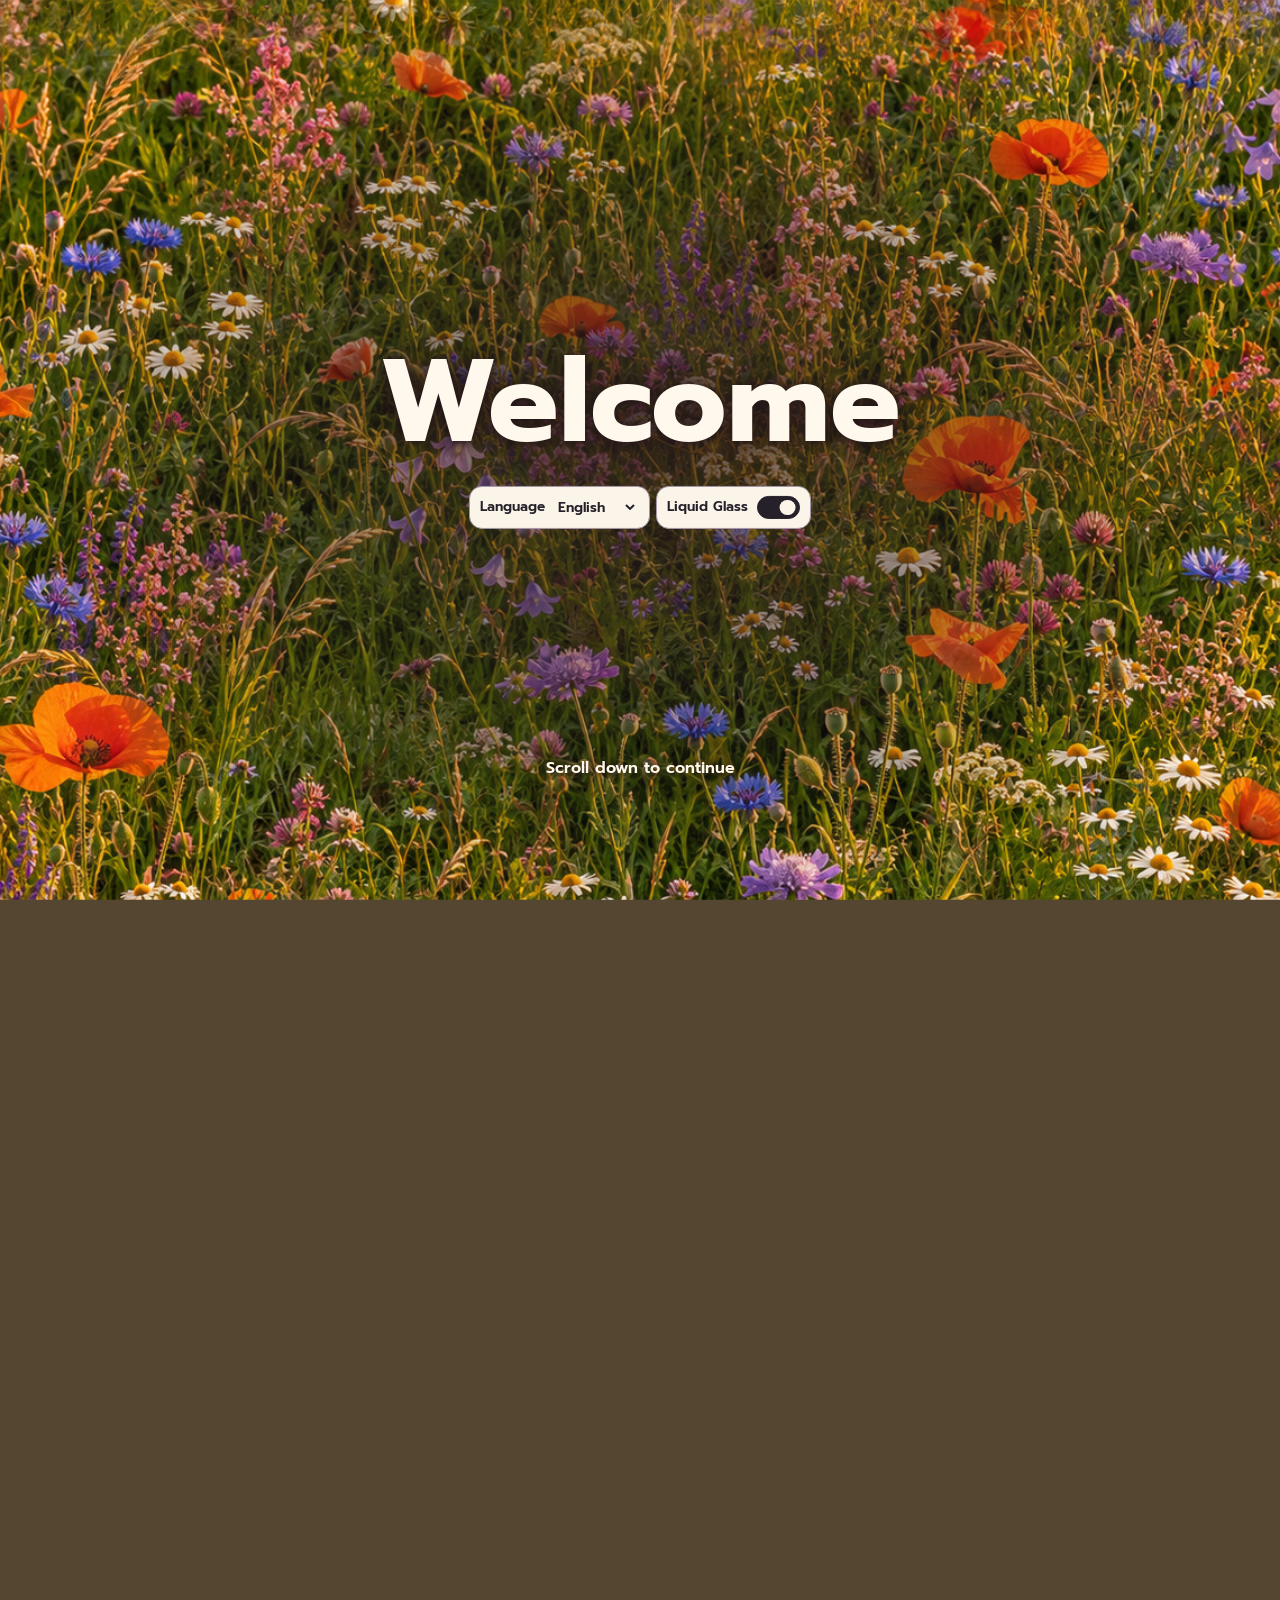
<file: index.html>
<!doctype html>
<html lang="de">
<head>
  <meta charset="utf-8">
  <meta name="viewport" content="width=device-width, initial-scale=1">
  <meta name="description" data-i18n-content="metadata" content="Taras Shybaievs Portfolio für ein duales Studium in der IT. Mit Linux-Dotfiles, Ultimate Desktop Effects und Einblicken in seine Webentwicklung.">
  <meta name="theme-color" content="#faf4e9">
  <title data-i18n="documentTitle">Taras Shybaiev | Portfolio</title>
  <link rel="icon" type="image/png" href="assets/icons/favicon.png">
  <script src="preferences.js"></script>
  <link rel="stylesheet" href="themes.css">
  <link rel="stylesheet" href="style.css">
  <link rel="stylesheet" href="effects.css">
  <link rel="stylesheet" href="motion.css">
  <script defer src="media.js"></script>
  <script defer src="motion.js"></script>
  <script defer src="gallery.js"></script>
  <script defer src="navigation.js"></script>
  <script defer src="portfolio.js"></script>
</head>
<body>
  <div class="glass-wallpaper" aria-hidden="true"></div>
  <a class="skip-link" href="#inhalt" data-i18n="skip">Zum Inhalt</a>

  <section class="welcome-intro" hidden aria-labelledby="intro-title">
    <div class="intro-stage">
      <div class="intro-inner">
        <div class="intro-heading">
          <h2 id="intro-title" data-i18n="welcome">Willkommen</h2>
          <div class="intro-heading-meta">
            <div class="intro-options">
              <label class="intro-language">
                <span data-i18n="language">Sprache</span>
                <select id="intro-language-select" name="language">
                  <option value="de" lang="de">Deutsch</option>
                  <option value="en" lang="en">English</option>
                  <option value="ru" lang="ru">Русский</option>
                </select>
              </label>
              <label class="glass-toggle">
                <span>Liquid Glass</span>
                <input id="intro-glass-toggle" type="checkbox" role="switch" name="glass">
              </label>
            </div>
            <p class="intro-name">Taras Shybaiev</p>
          </div>
        </div>
        <div class="intro-about"></div>
        <button class="intro-next" type="button" data-i18n="introScroll">Scrollen, um fortzufahren</button>
      </div>
      <div class="intro-scenes"></div>
      <button class="intro-step" type="button" hidden>
        <span data-i18n="introAdvance">Weiter</span><span data-i18n="introFinish" hidden>Zum Portfolio</span>
      </button>
    </div>
  </section>

  <div class="portfolio-content">
  <header class="site-header">
    <div class="header-color" aria-hidden="true"></div>
    <div class="header-inner">
      <button class="header-control menu-toggle" type="button" aria-expanded="false" aria-controls="site-navigation">
        <span class="material-symbol" aria-hidden="true">menu</span>
        <span data-i18n="menu">Menü</span>
      </button>
      <nav id="site-navigation" class="site-navigation" aria-label="Hauptnavigation" data-i18n-label="navigation">
        <ul class="nav-list">
          <li><a href="#ueber-mich" data-i18n="about">Über mich</a></li>
          <li><a href="#erfahrung" data-i18n="experience">Erfahrung</a></li>
          <li><a href="#projekte" data-i18n="projects">Projekte</a></li>
          <li><a href="#skills" data-i18n="skills">Skills</a></li>
          <li><a href="#bildung" data-i18n="education">Bildung</a></li>
        </ul>
      </nav>
      <div class="appearance">
        <button class="header-control appearance-toggle" type="button" aria-expanded="false" aria-controls="appearance-panel" aria-label="Darstellung" data-i18n-label="appearance">
          <span class="material-symbol" aria-hidden="true">palette</span>
        </button>
        <div id="appearance-panel" class="preferences-panel" inert aria-label="Darstellung" data-i18n-label="appearance" role="group">
          <div class="preference-field">
            <label for="palette-select" data-i18n="palette">Farbschema</label>
            <span class="palette-samples" aria-hidden="true"><i></i><i></i><i></i></span>
            <select id="palette-select" name="palette">
              <option value="gruvbox">Gruvbox</option>
              <option value="tokyo-night">Tokyo Night</option>
              <option value="everforest">Everforest</option>
              <option value="nord">Nord</option>
              <option value="catppuccin">Catppuccin</option>
              <option value="dracula">Dracula</option>
              <option value="one-dark">One Dark</option>
              <option value="solarized">Solarized</option>
              <option value="rose-pine">Rosé Pine</option>
            </select>
          </div>
          <fieldset class="mode-picker">
            <legend data-i18n="mode">Modus</legend>
            <div class="mode-options">
              <label>
                <input class="visually-hidden" type="radio" name="color-mode" value="system" checked>
                <span><span class="material-symbol" aria-hidden="true">devices</span><span data-i18n="system">System</span></span>
              </label>
              <label>
                <input class="visually-hidden" type="radio" name="color-mode" value="light">
                <span><span class="material-symbol" aria-hidden="true">light_mode</span><span data-i18n="light">Hell</span></span>
              </label>
              <label>
                <input class="visually-hidden" type="radio" name="color-mode" value="dark">
                <span><span class="material-symbol" aria-hidden="true">dark_mode</span><span data-i18n="dark">Dunkel</span></span>
              </label>
            </div>
          </fieldset>
          <div class="preference-field">
            <label for="language-select" data-i18n="language">Sprache</label>
            <select id="language-select" name="language">
              <option value="de" lang="de">Deutsch</option>
              <option value="en" lang="en">English</option>
              <option value="ru" lang="ru">Русский</option>
            </select>
          </div>
          <label class="glass-toggle">
            <span>Liquid Glass</span>
            <input id="glass-toggle" type="checkbox" role="switch" name="glass">
          </label>
          <label class="glass-toggle">
            <span data-i18n="sectionIndicator">Aktiven Abschnitt hervorheben</span>
            <input id="section-indicator" type="checkbox" role="switch" name="sectionIndicator">
          </label>
          <label class="glass-toggle sticky-nav-control" hidden>
            <span data-i18n="stickyNavigation">Navigation beim Scrollen anheften</span>
            <input id="sticky-navigation" type="checkbox" role="switch" name="stickyNavigation">
          </label>
          <div class="glass-controls" hidden>
            <div class="preference-field">
              <label for="glass-transparency" data-i18n="glassTransparency">Transparenz</label>
              <output for="glass-transparency">100 %</output>
              <input id="glass-transparency" name="transparency" type="range" min="0" max="100" value="100">
            </div>
            <div class="preference-field">
              <label for="glass-refraction" data-i18n="glassRefraction">Lichtbrechung</label>
              <output for="glass-refraction">100 %</output>
              <input id="glass-refraction" name="refraction" type="range" min="0" max="200" value="100">
            </div>
            <div class="preference-field">
              <label for="glass-distortion" data-i18n="glassDistortion">Verzerrung</label>
              <output for="glass-distortion">100 %</output>
              <input id="glass-distortion" name="distortion" type="range" min="0" max="200" value="100">
            </div>
            <div class="preference-field">
              <label for="glass-dispersion" data-i18n="glassDispersion">Spektrale Zerlegung</label>
              <output for="glass-dispersion">100 %</output>
              <input id="glass-dispersion" name="dispersion" type="range" min="0" max="200" value="100">
            </div>
            <div class="preference-field">
              <label for="glass-edge" data-i18n="glassEdge">Radius der Glaskante</label>
              <output for="glass-edge">30 %</output>
              <input id="glass-edge" name="edge" type="range" min="0" max="100" value="30">
            </div>
          </div>
          <button class="replay-intro" type="button" data-i18n="replayIntro">Begrüßung erneut abspielen</button>
        </div>
      </div>
    </div>
  </header>

  <main id="inhalt" class="wrap" tabindex="-1">
    <section id="ueber-mich" class="hero" aria-labelledby="name">
      <h1 id="name" data-i18n="welcome">Willkommen</h1>
      <p class="hero-name">Taras Shybaiev</p>
      <div class="about-row">
        <details class="portrait-reveal">
          <summary aria-label="Porträt von Taras Shybaiev ein- oder ausblenden" data-i18n-label="portrait">
            <img width="1086" height="1448" alt="Porträt von Taras Shybaiev" data-i18n-alt="portraitAlt">
          </summary>
        </details>
        <div class="about-copy">
          <p data-i18n="intro">Hallo, ich bin Taras und 19 Jahre alt. Ich bin ein enthusiastischer Programmierer und habe diese Webseite erstellt, um alles zu zeigen, was ich bisher in meinem Leben programmiert oder konfiguriert habe. Meine Erfahrung erstreckt sich auf unterschiedliche Bereiche, da ich alles Mögliche ausprobieren wollte. Jetzt bin ich mir absolut sicher, dass es die richtige Entscheidung war, mich mit Programmieren und PCs zu beschäftigen.</p>
        </div>
      </div>

      <div class="skills-ribbon" role="group" aria-label="Schwerpunkte in Software, Hardware, Git, Webentwicklung und Linux" data-i18n-label="ribbon">
        <div class="ribbon-track">
          <div class="ribbon-group" aria-hidden="true">
            <span data-i18n="software">Software</span><span data-i18n="hardware">Hardware</span><span>Git</span><span data-i18n="webShort">Webdev</span><span>Linux</span>
          </div>
          <div class="ribbon-group" aria-hidden="true">
            <span data-i18n="software">Software</span><span data-i18n="hardware">Hardware</span><span>Git</span><span data-i18n="webShort">Webdev</span><span>Linux</span>
          </div>
        </div>
      </div>
      <div class="project-shortcuts" role="group" aria-label="Projektübersicht" data-i18n-label="projectShortcuts">
        <a href="#ultimate-desktop-effects">Ultimate Desktop Effects</a>
        <a href="#povardock">PovarDock</a>
        <a href="#linux-dotfiles" data-i18n="dotfilesShortcut">Dotfiles</a>
        <a href="#portfolio-webseite" data-i18n="websites">Webseiten</a>
        <button type="button" disabled title="Details folgen" data-i18n-title="detailsPending">Ryoku Arch</button>
      </div>
    </section>

    <section id="projekte" class="page-section" aria-labelledby="projekte-titel">
      <div class="section-heading">
        <h2 id="projekte-titel" data-i18n="projects">Projekte</h2>
        <a class="text-link" href="https://github.com/povargg?tab=repositories" target="_blank" rel="noopener noreferrer">
          <span data-i18n="repositories">Alle Repositories</span>
        </a>
      </div>

      <div class="project-list">
        <article id="ultimate-desktop-effects" class="feature feature--windows" aria-labelledby="windows-titel">
          <div class="windows-copy">
            <div class="project-meta">
              <img class="app-icon app-icon--smooth" src="assets/icons/ultimate-desktop-effects-icon.png" width="64" height="64" alt="" loading="lazy" decoding="async">
              <p class="eyebrow">Windows · C++17 · DirectX</p>
            </div>
            <h3 id="windows-titel">Ultimate Desktop Effects</h3>
            <p data-i18n="windowsDescription">Ich habe Schnee, Regen, fallende Blätter und Halloween in einer App für Windows 10 und 11 zusammengebracht. Schnee bleibt auf Fenstern liegen, Regen sammelt sich an der Taskleiste und im Halloween-Modus seilen sich Pixelspinnen ab. Jeder Effekt hat eigene Einstellungen. Der Wechsel ist direkt über das Menü im Infobereich möglich.</p>
            <p><span data-i18n="windowsCredit">Die Effekte für Regen, Blätter und Halloween habe ich entwickelt. Das Windows-Overlay und der ursprüngliche Schneeeffekt basieren auf</span> <a href="https://github.com/flipkips/desktop-snow-overlay" target="_blank" rel="noopener noreferrer" data-i18n="layerSnow">LayerSnow von flipkips</a>.</p>
            <div class="action-row">
              <a class="button button--dark" href="https://github.com/povargg/Ultimate-Desktop-Effects/releases/latest/download/Ultimate-Desktop-Effects-x64.exe" target="_blank" rel="noopener noreferrer">
                <span data-i18n="windowsDownload">Windows-Download</span>
              </a>
            </div>
          </div>
          <div class="windows-art effect-gallery">
            <figure>
              <button class="image-preview" type="button" aria-haspopup="dialog" aria-label="Bildschirmfoto vergrößern" data-i18n-label="desktopPreviewOpen">
                <img data-image="desktop-snow.webp" width="2408" height="1008" decoding="async" alt="Bildschirmfoto · Schnee">
                <noscript><img src="assets/compact/desktop-snow.webp" width="1320" height="553" loading="lazy" alt="Bildschirmfoto · Schnee"></noscript>
              </button>
              <figcaption>
                <span data-i18n="desktopPreview">Bildschirmfoto</span> · <span class="effect-caption" aria-live="polite">Schnee</span>
              </figcaption>
            </figure>
            <div class="effect-controls">
              <label class="visually-hidden" for="desktop-effect" data-i18n="desktopEffect">Effekt für die Vorschau</label>
              <div class="effect-range">
                <span class="effect-slider-track" aria-hidden="true"></span>
                <input id="desktop-effect" type="range" min="0" max="3" value="0" aria-valuetext="Schnee">
              </div>
              <div class="effect-options" role="group" aria-label="Effekt für die Vorschau" data-i18n-label="desktopEffect">
                <button type="button" data-effect="snow" aria-pressed="true" data-i18n="effectSnow">Schnee</button>
                <button type="button" data-effect="rain" aria-pressed="false" data-i18n="effectRain">Regen</button>
                <button type="button" data-effect="leaves" aria-pressed="false" data-i18n="effectLeaves">Blätter</button>
                <button type="button" data-effect="halloween" aria-pressed="false" data-i18n="effectHalloween">Halloween</button>
              </div>
            </div>
          </div>
        </article>

        <article id="povardock" class="feature web-project" aria-labelledby="povardock-titel">
          <span id="windock" class="legacy-project-anchor" aria-hidden="true"></span>
          <div>
            <div class="project-meta">
              <img class="app-icon app-icon--smooth" src="assets/icons/povardock-icon.png" width="144" height="144" alt="" loading="lazy" decoding="async">
              <p class="eyebrow">Windows 11 · Rust · Win32</p>
            </div>
            <h3 id="povardock-titel">PovarDock</h3>
            <p data-i18n="povardockDescription">Mein Dock mit Tastatur-Launcher für Windows 11. Apps, Dateien und Emojis lassen sich per Tastatur finden. Häufig genutzte Apps können im Dock angeheftet werden, und per Tastenkürzel geht es zum gewünschten virtuellen Desktop. Für die Optik gibt es Farbschemata und Liquid Glass.</p>
            <p><span data-i18n="povardockCredit">Basiert auf</span> <a href="https://github.com/SumirSeth/wisp" target="_blank" rel="noopener noreferrer" data-i18n="povardockUpstream">Wisp von Sumir Seth</a>.</p>
          </div>
          <a class="button button--dark" href="https://github.com/povargg/PovarDock/releases/latest/download/povardock-x64.exe" target="_blank" rel="noopener noreferrer" data-i18n="windowsDownload">Windows-Download</a>
        </article>

        <article id="linux-dotfiles" class="feature feature--linux" aria-labelledby="linux-titel">
          <div class="feature-head">
            <div class="feature-copy">
              <p class="eyebrow">Linux · Lua · RON</p>
              <h3 id="linux-titel" data-i18n="dotfilesTitle">Linux-Dotfiles</h3>
              <p data-i18n="dotfilesDescription">Ich sammle meine Linux-Einstellungen hier, damit ich sie auf einem anderen Rechner wiederverwenden kann. Im Repository liegen POVVIM, mein rmpc-Theme und die Einstellungen für Kitty, fish und Starship auf Basis der Dotfiles von end-4. Für MPD und CAVA gibt es eigene Konfigurationen.</p>
              <p data-i18n="dotfilesGuide">Die Installationsanleitungen stehen im Repository.</p>
            </div>
            <div class="action-row">
              <a class="button button--dark" href="https://github.com/povargg/dotfiles" target="_blank" rel="noopener noreferrer">
                <span data-i18n="source">Quellcode</span>
              </a>
            </div>
          </div>

          <div class="dotfiles-grid">
            <section class="dotfile" aria-labelledby="povvim-titel">
              <figure>
                <button class="image-preview" type="button" aria-haspopup="dialog" aria-label="POVVIM-Screenshot vergrößern" data-i18n-label="povvimOpen">
                  <img data-image="povvim.webp" width="2048" height="856" decoding="async"
                       alt="Neovim mit POVVIM-Startbildschirm und dem Farbschema Aardvark Ink" data-i18n-alt="povvimAlt">
                  <noscript><img src="assets/compact/povvim.webp" width="1220" height="510" loading="lazy" alt="Neovim mit POVVIM-Startbildschirm"></noscript>
                </button>
              </figure>
              <div class="dotfile-copy">
                <h4 id="povvim-titel">POVVIM</h4>
                <p data-i18n="povvimDescription">POVVIM ist mein Neovim-Setup auf Basis von LazyVim. Ich vergleiche Änderungen mit CodeDiff und committe sie mit Neogit direkt im Editor. Für HTML und Markdown nutze ich Live Preview, und Builds starte ich über Overseer aus Neovim.</p>
              </div>
            </section>
            <section class="dotfile" aria-labelledby="rmpc-titel">
              <figure>
                <button class="image-preview" type="button" aria-haspopup="dialog" aria-label="rmpc-Screenshot vergrößern" data-i18n-label="rmpcOpen">
                  <img data-image="rmpc.webp" width="2048" height="856" decoding="async"
                       alt="rmpc mit Warteschlange, Albumcover und rosa Fortschrittsleiste" data-i18n-alt="rmpcAlt">
                  <noscript><img src="assets/compact/rmpc.webp" width="1220" height="510" loading="lazy" alt="rmpc mit Warteschlange und Albumcover"></noscript>
                </button>
              </figure>
              <div class="dotfile-copy">
                <h4 id="rmpc-titel">rmpc</h4>
                <p data-i18n="rmpcDescription">Für mein end-4-Setup habe ich rmpc mit den Farben von Gruvbox eingerichtet. Das Grundlayout habe ich beibehalten und eigene Symbole ergänzt. Die Tabs sind jetzt auf Japanisch beschriftet. So gefällt es mir besser.</p>
                <ul class="palette" aria-label="Farbpalette des rmpc-Themes" data-i18n-label="rmpcPalette">
                  <li><span style="--swatch: #1d2021" aria-hidden="true"></span><code>#1D2021</code></li>
                  <li><span style="--swatch: #665c54" aria-hidden="true"></span><code>#665C54</code></li>
                  <li><span style="--swatch: #d5c4a1" aria-hidden="true"></span><code>#D5C4A1</code></li>
                  <li><span style="--swatch: #dbbc7f" aria-hidden="true"></span><code>#DBBC7F</code></li>
                  <li><span style="--swatch: #e69875" aria-hidden="true"></span><code>#E69875</code></li>
                  <li><span style="--swatch: #a7c080" aria-hidden="true"></span><code>#A7C080</code></li>
                  <li><span style="--swatch: #83c092" aria-hidden="true"></span><code>#83C092</code></li>
                  <li><span style="--swatch: #7fbbb3" aria-hidden="true"></span><code>#7FBBB3</code></li>
                  <li><span style="--swatch: #d699b6" aria-hidden="true"></span><code>#D699B6</code></li>
                  <li><span style="--swatch: #e67e80" aria-hidden="true"></span><code>#E67E80</code></li>
                </ul>
              </div>
            </section>
          </div>
        </article>

        <article class="feature web-project" id="portfolio-webseite" aria-labelledby="web-titel">
          <div>
            <p class="eyebrow">Web · HTML · CSS</p>
            <h3 id="web-titel" data-i18n="portfolioTitle">Portfolio-Webseite</h3>
            <p data-i18n="portfolioDescription">Ich habe diese Seite für meine Bewerbung um ein duales Studium gebaut. Hier kann ich auch Farbschemata und Liquid Glass ausprobieren und prüfen, wie die Seite auf dem Handy und mit der Tastatur funktioniert.</p>
          </div>
          <a class="button button--outline" href="https://github.com/povargg/portfolio" target="_blank" rel="noopener noreferrer">
            <span data-i18n="source">Quellcode</span>
          </a>
        </article>
      </div>
    </section>

    <section id="skills" class="page-section skills-panel" aria-labelledby="skills-titel">
      <div class="section-heading">
        <h2 id="skills-titel" data-i18n="skills">Skills</h2>
        <p class="skill-details-hint" aria-hidden="true">
          <span class="skill-click-hint" data-i18n="skillDetailsHint">Ein Klick auf eine Karte öffnet die Details.</span>
          <span class="skill-touch-hint" data-i18n="skillTouchHint">Beim Antippen einer Karte öffnen sich die Details.</span>
        </p>
      </div>
      <div class="skills-grid">
        <article class="skill-card" data-skill="software" aria-labelledby="skill-software">
          <div class="skill-shell">
            <div class="skill-turn">
              <div class="skill-face skill-front">
                <div class="skill-reflection" aria-hidden="true"></div>
                <div class="skill-content">
                  <h3 id="skill-software" data-i18n="skillSoftware">Softwareentwicklung</h3>
                  <p><span data-i18n="skillSoftwareText">C++17, Win32 und DirectX am Beispiel von</span> <a href="#ultimate-desktop-effects">Ultimate Desktop Effects</a>.</p>
                </div>
              </div>
              <div class="skill-face skill-back" aria-hidden="true">
                <div class="skill-reflection" aria-hidden="true"></div>
              </div>
            </div>
          </div>
          <button class="skill-enlarge visually-hidden" type="button" aria-haspopup="dialog" aria-describedby="skill-software" data-i18n="openSkill">Details anzeigen</button>
        </article>
        <article class="skill-card" data-skill="linux" aria-labelledby="skill-linux">
          <div class="skill-shell">
            <div class="skill-turn">
              <div class="skill-face skill-front">
                <div class="skill-reflection" aria-hidden="true"></div>
                <div class="skill-content">
                  <h3 id="skill-linux">Linux</h3>
                  <p><span data-i18n="skillLinuxText">Neovim, Shell und Desktop-Konfiguration. Beispiele stehen in den</span> <a href="#linux-dotfiles" data-i18n="dotfilesLink">Linux-Dotfiles</a>.</p>
                </div>
              </div>
              <div class="skill-face skill-back" aria-hidden="true">
                <div class="skill-reflection" aria-hidden="true"></div>
              </div>
            </div>
          </div>
          <button class="skill-enlarge visually-hidden" type="button" aria-haspopup="dialog" aria-describedby="skill-linux" data-i18n="openSkill">Details anzeigen</button>
        </article>
        <article class="skill-card" data-skill="web" aria-labelledby="skill-web">
          <div class="skill-shell">
            <div class="skill-turn">
              <div class="skill-face skill-front">
                <div class="skill-reflection" aria-hidden="true"></div>
                <div class="skill-content">
                  <h3 id="skill-web" data-i18n="skillWeb">Webentwicklung</h3>
                  <p><span data-i18n="skillWebText">HTML, CSS und responsive Layouts für dieses</span> <a href="#portfolio-webseite" data-i18n="portfolioLink">Portfolio</a>.</p>
                </div>
              </div>
              <div class="skill-face skill-back" aria-hidden="true">
                <div class="skill-reflection" aria-hidden="true"></div>
              </div>
            </div>
          </div>
          <button class="skill-enlarge visually-hidden" type="button" aria-haspopup="dialog" aria-describedby="skill-web" data-i18n="openSkill">Details anzeigen</button>
        </article>
        <article class="skill-card" data-skill="git" aria-labelledby="skill-git">
          <div class="skill-shell">
            <div class="skill-turn">
              <div class="skill-face skill-front">
                <div class="skill-reflection" aria-hidden="true"></div>
                <div class="skill-content">
                  <h3 id="skill-git" data-i18n="skillGit">Versionsverwaltung</h3>
                  <p><span data-i18n="skillGitText">Versionsverwaltung mit Git und Projektdokumentation auf</span> <a href="https://github.com/povargg" target="_blank" rel="noopener noreferrer">GitHub</a>.</p>
                </div>
              </div>
              <div class="skill-face skill-back" aria-hidden="true">
                <div class="skill-reflection" aria-hidden="true"></div>
              </div>
            </div>
          </div>
          <button class="skill-enlarge visually-hidden" type="button" aria-haspopup="dialog" aria-describedby="skill-git" data-i18n="openSkill">Details anzeigen</button>
        </article>
      </div>
    </section>

    <div class="background-grid">
      <section id="erfahrung" class="background-panel" aria-labelledby="erfahrung-titel">
        <h2 id="erfahrung-titel" data-i18n="experience">Erfahrung</h2>
        <h3 data-i18n="internship">Webentwicklungspraktikum</h3>
        <p data-i18n="experienceDescription">Im Praktikum habe ich erste Einblicke in die Webentwicklung bekommen. In eigenen Projekten vertiefe ich auch Themen rund um Linux, Windows und PC-Hardware.</p>
        <div class="experience-projects">
          <article class="experience-project" aria-labelledby="wolke7-titel">
            <button class="image-preview experience-preview" type="button" aria-haspopup="dialog" aria-label="Vorschau von Wolke 7 vergrößern" data-i18n-label="wolke7PreviewOpen">
              <img data-image="wolke7-schwedt-preview.webp" width="1280" height="768" decoding="async" alt="Startseite des Kosmetikstudios Wolke 7" data-i18n-alt="wolke7PreviewAlt">
              <noscript><img src="assets/compact/wolke7-schwedt-preview.webp" width="980" height="588" loading="lazy" alt="Startseite des Kosmetikstudios Wolke 7"></noscript>
            </button>
            <div class="experience-project-copy">
              <h3 id="wolke7-titel">Wolke 7</h3>
              <time datetime="2023-10" data-i18n="wolke7Date">Oktober 2023</time>
              <p data-i18n="wolke7Description">Website für ein Kosmetikstudio in Schwedt/Oder.</p>
              <a class="text-link experience-site-link" href="https://www.wolke7-schwedt.de/" target="_blank" rel="noopener noreferrer" data-i18n="visitWolke7">Wolke 7 besuchen</a>
            </div>
          </article>
          <article class="experience-project" aria-labelledby="hoeck-titel">
            <button class="image-preview experience-preview" type="button" aria-haspopup="dialog" aria-label="Vorschau der Hoeck-Stiftung vergrößern" data-i18n-label="hoeckPreviewOpen">
              <img data-image="hoeck-stiftung-preview.webp" width="1280" height="768" decoding="async" alt="Startseite der Hoeck-Stiftung" data-i18n-alt="hoeckPreviewAlt">
              <noscript><img src="assets/compact/hoeck-stiftung-preview.webp" width="980" height="588" loading="lazy" alt="Startseite der Hoeck-Stiftung"></noscript>
            </button>
            <div class="experience-project-copy">
              <h3 id="hoeck-titel">Hoeck-Stiftung</h3>
              <p data-i18n="hoeckDescription">Mitarbeit an der Website einer Stiftung, die Hospizarbeit in Barnim und der Uckermark unterstützt.</p>
              <a class="text-link experience-site-link" href="https://www.hoeck-stiftung.de/" target="_blank" rel="noopener noreferrer" data-i18n="visitHoeck">Hoeck-Stiftung besuchen</a>
            </div>
          </article>
        </div>
        <article class="experience-project experience-project--archived" aria-labelledby="sohetec-titel">
          <div class="experience-project-copy">
            <h3 id="sohetec-titel">Sohetec</h3>
            <p data-i18n="sohetecDescription">Ich habe an einer früheren Version der Website mitgearbeitet, die inzwischen ersetzt wurde.</p>
          </div>
        </article>
      </section>
      <section id="bildung" class="background-panel background-panel--education" aria-labelledby="bildung-titel">
        <h2 id="bildung-titel" data-i18n="education">Bildung</h2>
        <h3 data-i18n="study">Duales Studium in der IT</h3>
        <p data-i18n="educationDescription">Im dualen Studium möchte ich Softwareentwicklung vertiefen und das Gelernte direkt in Projekten im Betrieb anwenden.</p>
      </section>
    </div>
  </main>

  <footer id="kontakt" class="site-footer">
    <div class="footer-inner">
      <p>© 2026 Taras Shybaiev</p>
      <div class="social-links" role="group" aria-label="Social Media" data-i18n-label="socials">
        <span class="social-item" title="Adresse folgt" data-i18n-title="addressPending">
          <button class="social-icon" type="button" disabled aria-label="E-Mail (Adresse folgt)" data-i18n-label="emailPending">
            <img src="assets/icons/gmail.webp" width="96" height="96" alt="" loading="lazy" decoding="async">
            <span class="skill-reflection social-reflection" aria-hidden="true"></span>
          </button>
        </span>
        <span class="social-item" title="Link folgt" data-i18n-title="linkPending">
          <button class="social-icon" type="button" disabled aria-label="WhatsApp (Link folgt)" data-i18n-label="whatsappPending">
            <img src="assets/icons/whatsapp.webp" width="96" height="96" alt="" loading="lazy" decoding="async">
            <span class="skill-reflection social-reflection" aria-hidden="true"></span>
          </button>
        </span>
        <span class="social-item" title="Link folgt" data-i18n-title="linkPending">
          <button class="social-icon" type="button" disabled aria-label="Discord (Link folgt)" data-i18n-label="discordPending">
            <img src="assets/icons/discord.webp" width="96" height="96" alt="" loading="lazy" decoding="async">
            <span class="skill-reflection social-reflection" aria-hidden="true"></span>
          </button>
        </span>
        <span class="social-item" title="Link folgt" data-i18n-title="linkPending">
          <button class="social-icon" type="button" disabled aria-label="Reddit (Link folgt)" data-i18n-label="redditPending">
            <img src="assets/icons/reddit.webp" width="96" height="96" alt="" loading="lazy" decoding="async">
            <span class="skill-reflection social-reflection" aria-hidden="true"></span>
          </button>
        </span>
        <span class="social-item">
          <a class="social-icon" href="https://github.com/povargg" target="_blank" rel="noopener noreferrer" aria-label="GitHub-Profil" data-i18n-label="githubProfile">
            <img src="assets/icons/github.webp" width="110" height="110" alt="" loading="lazy" decoding="async">
            <span class="skill-reflection social-reflection" aria-hidden="true"></span>
          </a>
        </span>
      </div>
    </div>
  </footer>
  </div>
  <dialog class="skill-dialog" aria-labelledby="skill-dialog-title">
    <div class="skill-flight">
    <div class="skill-expanded">
      <div class="skill-expanded-face">
        <div class="skill-reflection" aria-hidden="true"></div>
        <div class="skill-detail-layout">
          <header class="skill-detail-identity">
            <span class="material-symbol skill-emblem" aria-hidden="true"></span>
            <h2 id="skill-dialog-title"></h2>
          </header>
          <div class="skill-detail-notes">
            <section data-skill-details="software" data-emblem="code" hidden>
              <p class="eyebrow">C++17 · Win32 · DirectX</p>
              <p data-i18n="softwareDetails">Für Ultimate Desktop Effects habe ich die Effekte in einem Overlay und einem gemeinsamen Menü im Infobereich zusammengeführt. Beim Wechsel pausiert die bisherige Szene. Bei der Rückkehr läuft sie an derselben Stelle weiter.</p>
              <ul>
                <li data-i18n="softwareDetailOne">Regen, Laub und Halloween als eigenständige Effekte mit jeweils eigenen Einstellungen.</li>
                <li data-i18n="softwareDetailTwo">Win32 für das Overlay und die Bedienung. DirectX für das Zeichnen der Effekte.</li>
              </ul>
              <a class="button button--outline" href="#ultimate-desktop-effects">Ultimate Desktop Effects</a>
            </section>
            <section data-skill-details="linux" data-emblem="terminal" hidden>
              <p class="eyebrow">Neovim · fish · Kitty · rmpc</p>
              <p data-i18n="linuxDetails">Ich richte Editor, Terminal und Desktop unter Linux so ein, dass sie im Alltag gut zusammenpassen. Die Einstellungen halte ich in den Dotfiles fest und kann sie bei Bedarf auf einen anderen Rechner mitnehmen.</p>
              <ul>
                <li data-i18n="linuxDetailOne">POVVIM bündelt meine Werkzeuge für Code, Git und Build-Aufgaben in Neovim.</li>
                <li data-i18n="linuxDetailTwo">Für rmpc habe ich ein Gruvbox-Farbschema, eigene Symbole und japanische Reiterbeschriftungen eingerichtet.</li>
              </ul>
              <a class="button button--outline" href="#linux-dotfiles" data-i18n="dotfilesTitle">Linux-Dotfiles</a>
            </section>
            <section data-skill-details="web" data-emblem="web" hidden>
              <p class="eyebrow">HTML · CSS · JavaScript · Three.js</p>
              <p data-i18n="webDetails">In diesem Portfolio probiere ich Layouts und Effekte direkt auf der Seite aus. Ich prüfe die Texte in allen drei Sprachen und teste, wie sich die Seite mit Maus, Tastatur und Touch bedienen lässt.</p>
              <ul>
                <li data-i18n="webDetailOne">Das Layout und die Bedienelemente entstehen mit HTML und CSS. JavaScript verwaltet Einstellungen, Sprache und interaktive Ansichten.</li>
                <li data-i18n="webDetailTwo">Mit Three.js programmiere ich Shader für Glas, Reflexionen und animierte Oberflächen.</li>
              </ul>
              <a class="button button--outline" href="#portfolio-webseite" data-i18n="portfolioTitle">Portfolio-Webseite</a>
            </section>
            <section data-skill-details="git" data-emblem="account_tree" hidden>
              <p class="eyebrow">Git · GitHub · Neogit</p>
              <p data-i18n="gitDetails">In Git halte ich fest, was ich an meinen Apps, Konfigurationen und dieser Website ändere. Auf GitHub liegen der Quellcode und die Anleitung zum jeweiligen Projekt, damit ich die Einrichtung später nachvollziehen kann.</p>
              <ul>
                <li data-i18n="gitDetailOne">In Neovim prüfe ich Änderungen mit Neogit und CodeDiff, bevor ich sie übernehme.</li>
                <li data-i18n="gitDetailTwo">In den Repositories dokumentiere ich Einrichtung und Bedienung und stelle bei Bedarf Downloads bereit.</li>
              </ul>
              <a class="button button--outline" href="https://github.com/povargg?tab=repositories" target="_blank" rel="noopener noreferrer" data-i18n="repositories">Alle Repositories</a>
            </section>
          </div>
        </div>
        <button class="header-control skill-close" type="button" aria-label="Details schließen" data-i18n-label="closeSkill" autofocus>
          <span class="material-symbol" aria-hidden="true">close</span>
        </button>
      </div>
    </div>
    <div class="skill-flight-source" aria-hidden="true" inert></div>
    </div>
  </dialog>

  <dialog class="image-dialog" aria-labelledby="image-dialog-caption">
    <figure class="image-view">
      <button class="header-control image-close" type="button" aria-label="Bild schließen" data-i18n-label="closePreview" autofocus>
        <span class="material-symbol" aria-hidden="true">close</span>
      </button>
      <figcaption id="image-dialog-caption"></figcaption>
    </figure>
  </dialog>
</body>
</html>
</file>
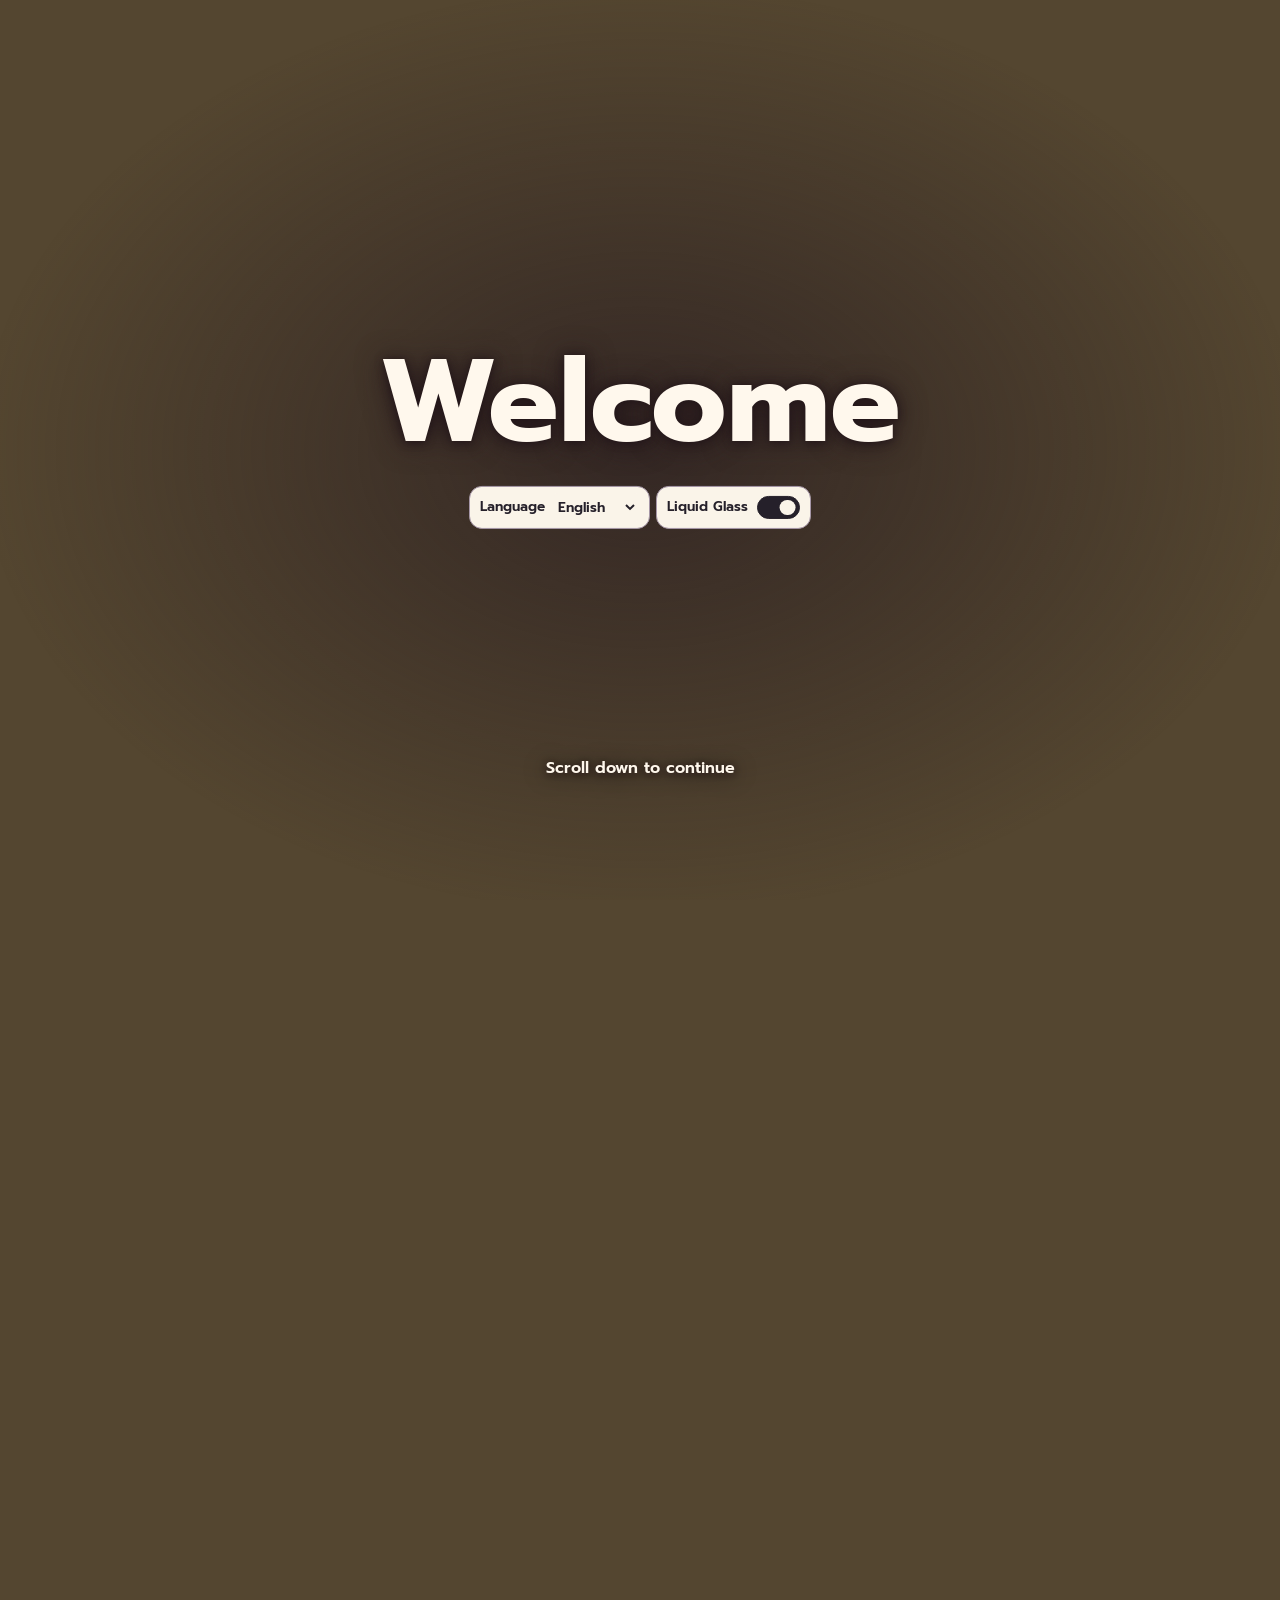
<file: main.html>
<!doctype html>
<html lang="de">
<head>
  <meta charset="utf-8">
  <meta name="viewport" content="width=device-width, initial-scale=1">
  <meta http-equiv="refresh" content="0; url=index.html">
  <title>Taras Shybaiev | Portfolio</title>
</head>
<body>
  <p><a href="index.html">Portfolio öffnen</a></p>
</body>
</html>
</file>
<file: themes.css>
/* Editor palettes mapped to the portfolio's text, surfaces and accents. */
:root {
  color-scheme: light;
  --surface: #fbf1c7;
  --surface-raised: #ebdbb2;
  --ink: #282828;
  --muted: #3c3836;
  --line: #a89984;
  --heading: #79740e;
  --link: #8f3f71;
  --warm: #af3a03;
  --primary: #b8bb26;
  --secondary: #d3869b;
  --footer-bg: #3c3836;
  --footer-ink: #fbf1c7;
  --button-bg: var(--ink);
  --button-ink: var(--surface);
  --primary-panel: var(--primary);
  --secondary-panel: var(--secondary);
  --band-start: var(--secondary);
  --band-end: var(--primary);
  --hairline: color-mix(in srgb, var(--line) 55%, var(--surface-raised));
}

:root[data-mode="dark"] {
  color-scheme: dark;
  --surface: #282828;
  --surface-raised: #3c3836;
  --ink: #fbf1c7;
  --muted: #d5c4a1;
  --line: #665c54;
  --heading: #b8bb26;
  --link: #f2abc0;
  --warm: #fe8019;
  --footer-bg: #1d2021;
  --button-bg: var(--heading);
  --button-ink: var(--surface);
  --primary-panel: color-mix(in srgb, var(--surface-raised) 78%, var(--primary));
  --secondary-panel: color-mix(in srgb, var(--surface-raised) 80%, var(--secondary));
  --band-start: color-mix(in srgb, var(--surface) 66%, var(--secondary));
  --band-end: color-mix(in srgb, var(--surface) 68%, var(--primary));
}

:root[data-theme="tokyo-night"] {
  --surface: #e1e2e7;
  --surface-raised: #d5d6db;
  --ink: #252b43;
  --muted: #3d4665;
  --line: #9da5bc;
  --heading: #2e57a5;
  --link: #704d97;
  --warm: #984314;
  --primary: #8eabec;
  --secondary: #bda4ee;
  --footer-bg: #24283b;
  --footer-ink: #e1e2e7;
}

:root[data-theme="tokyo-night"][data-mode="dark"] {
  --surface: #1a1b26;
  --surface-raised: #24283b;
  --ink: #d5dcf4;
  --muted: #b7c3e6;
  --line: #4a5270;
  --heading: #9ab7ff;
  --link: #c0a0fa;
  --warm: #ffae80;
  --primary: #7aa2f7;
  --secondary: #bb9af7;
  --footer-bg: #161720;
}

:root[data-theme="everforest"] {
  --surface: #fdf6e3;
  --surface-raised: #efebd4;
  --ink: #35473e;
  --muted: #465943;
  --line: #a2ab90;
  --heading: #52652a;
  --link: #386b63;
  --warm: #a2442d;
  --primary: #b9ce95;
  --secondary: #a5ceb8;
  --footer-bg: #343f44;
  --footer-ink: #fdf6e3;
}

:root[data-theme="everforest"][data-mode="dark"] {
  --surface: #2d353b;
  --surface-raised: #343f44;
  --ink: #e3dec3;
  --muted: #c2c6b1;
  --line: #56625a;
  --heading: #a7c080;
  --link: #9dd1ab;
  --warm: #e69875;
  --primary: #a7c080;
  --secondary: #83c092;
  --footer-bg: #252c30;
}

:root[data-theme="nord"] {
  --surface: #eceff4;
  --surface-raised: #e5e9f0;
  --ink: #2e3440;
  --muted: #404b61;
  --line: #9eabc0;
  --heading: #355779;
  --link: #454f83;
  --warm: #8e4c56;
  --primary: #93b6d4;
  --secondary: #9bc9c0;
  --footer-bg: #3b4252;
  --footer-ink: #eceff4;
}

:root[data-theme="nord"][data-mode="dark"] {
  --surface: #2e3440;
  --surface-raised: #3b4252;
  --ink: #eceff4;
  --muted: #d8dee9;
  --line: #53617b;
  --heading: #88c0d0;
  --link: #a9d2f2;
  --warm: #e6ae92;
  --primary: #88c0d0;
  --secondary: #81a1c1;
  --footer-bg: #262b35;
}

:root[data-theme="catppuccin"] {
  --surface: #eff1f5;
  --surface-raised: #e6e9ef;
  --ink: #282a40;
  --muted: #444761;
  --line: #a9afc3;
  --heading: #6b348c;
  --link: #5042a5;
  --warm: #9a365b;
  --primary: #a7b3f5;
  --secondary: #f2abc6;
  --footer-bg: #313244;
  --footer-ink: #eff1f5;
}

:root[data-theme="catppuccin"][data-mode="dark"] {
  --surface: #1e1e2e;
  --surface-raised: #313244;
  --ink: #cdd6f4;
  --muted: #b9c2e1;
  --line: #515778;
  --heading: #cba6f7;
  --link: #9cc1fb;
  --warm: #fab387;
  --primary: #cba6f7;
  --secondary: #f5c2e7;
  --footer-bg: #181825;
}

:root[data-theme="dracula"] {
  --surface: #fffbeb;
  --surface-raised: #f2ead5;
  --ink: #24232c;
  --muted: #4d4a55;
  --line: #aba0aa;
  --heading: #6740a4;
  --link: #7b3769;
  --warm: #923e2b;
  --primary: #c2a7f9;
  --secondary: #f3a8c6;
  --footer-bg: #282a36;
  --footer-ink: #fffbeb;
}

:root[data-theme="dracula"][data-mode="dark"] {
  --surface: #282a36;
  --surface-raised: #37394d;
  --ink: #f8f8f2;
  --muted: #dcdaeb;
  --line: #595b74;
  --heading: #bd93f9;
  --link: #ffb6e2;
  --warm: #ffb86c;
  --primary: #bd93f9;
  --secondary: #ff79c6;
  --footer-bg: #20222d;
}

:root[data-theme="one-dark"] {
  --surface: #fafafa;
  --surface-raised: #eceef2;
  --ink: #292c36;
  --muted: #454951;
  --line: #aeb5c1;
  --heading: #355c91;
  --link: #723882;
  --warm: #9d3e39;
  --primary: #a0c8ec;
  --secondary: #d9b2eb;
  --footer-bg: #333844;
  --footer-ink: #fafafa;
}

:root[data-theme="one-dark"][data-mode="dark"] {
  --surface: #282c34;
  --surface-raised: #333844;
  --ink: #f0f2f8;
  --muted: #c1c8d5;
  --line: #525c6b;
  --heading: #77bdf3;
  --link: #d6a4e6;
  --warm: #e5b07b;
  --primary: #61afef;
  --secondary: #c678dd;
  --footer-bg: #21242b;
}

:root[data-theme="solarized"] {
  --surface: #fdf6e3;
  --surface-raised: #eee8d5;
  --ink: #073642;
  --muted: #36535c;
  --line: #a5aba2;
  --heading: #166b6c;
  --link: #23558f;
  --warm: #9d4419;
  --primary: #9dc9b2;
  --secondary: #a8c8de;
  --footer-bg: #073642;
  --footer-ink: #fdf6e3;
}

:root[data-theme="solarized"][data-mode="dark"] {
  --surface: #002b36;
  --surface-raised: #073642;
  --ink: #eee8d5;
  --muted: #adbfbb;
  --line: #41656b;
  --heading: #83c6bc;
  --link: #91c3eb;
  --warm: #f2a675;
  --primary: #66bcb4;
  --secondary: #82b8e2;
  --footer-bg: #00232c;
}

:root[data-theme="rose-pine"] {
  --surface: #faf4ed;
  --surface-raised: #f2e9e1;
  --ink: #383447;
  --muted: #544959;
  --line: #b6a7b1;
  --heading: #7a4663;
  --link: #336477;
  --warm: #954741;
  --primary: #dd9eae;
  --secondary: #aed0d4;
  --footer-bg: #39334c;
  --footer-ink: #faf4ed;
}

:root[data-theme="rose-pine"][data-mode="dark"] {
  --surface: #191724;
  --surface-raised: #26233a;
  --ink: #e0def4;
  --muted: #b8b2d2;
  --line: #514a66;
  --heading: #ebbcba;
  --link: #9ccfd8;
  --warm: #f6c177;
  --primary: #ebbcba;
  --secondary: #c4a7e7;
  --footer-bg: #14121e;
}

:root[data-theme="liquid-glass"] {
  --surface: #faf4e9;
  --surface-raised: #efe7df;
  --ink: #25202a;
  --muted: #372b38;
  --line: #a596a7;
  --heading: #473358;
  --link: #553c6b;
  --warm: #844b4b;
  --primary: #c0cfd6;
  --secondary: #d9b9ce;
  --footer-bg: #312638;
  --footer-ink: #fff2e8;
  --glass-base: #544630;
  --glass-edge: #fffae4ac;
  --glass-shine: #fffcea9c;
  --glass-shade: #3d26415e;
  --glass-shadow: #27172654;
  --glass-intro-ink: #fff8ed;
  --glass-intro-shade: #281c20ba;
  --glass-intro-shadow: #23161a;
}

:root[data-theme="liquid-glass"][data-mode="dark"] {
  --surface: #101221;
  --surface-raised: #1d2037;
  --ink: #f8f3ff;
  --muted: #e1d9ee;
  --line: #73748e;
  --heading: #c9cbff;
  --link: #e8bff2;
  --warm: #fec9b3;
  --primary: #a6abf5;
  --secondary: #d497d0;
  --footer-bg: #080918;
  --footer-ink: #f8f3ff;
  --glass-base: #080918;
  --glass-edge: #f0ebff57;
  --glass-shine: #f1edff80;
  --glass-shade: #010414ad;
  --glass-shadow: #030411a1;
  --glass-intro-ink: #f9f5ff;
  --glass-intro-shade: #0706148c;
  --glass-intro-shadow: #03020d;
}
</file>
<file: style.css>
@font-face {
  font-family: Prompt;
  src: url("assets/prompt-regular.woff2") format("woff2");
  font-style: normal;
  font-weight: 400;
  font-display: swap;
}

@font-face {
  font-family: Prompt;
  src: url("assets/prompt-semibold.woff2") format("woff2");
  font-style: normal;
  font-weight: 600;
  font-display: swap;
}

@font-face {
  font-family: Prompt;
  src: url("assets/prompt-bold.woff2") format("woff2");
  font-style: normal;
  font-weight: 700;
  font-display: swap;
}

@font-face {
  font-family: "Cherry Bomb One";
  src: url("assets/cherry-bomb-one.woff2") format("woff2");
  font-style: normal;
  font-weight: 400;
  font-display: swap;
}

@font-face {
  font-family: Rubik;
  src: url("assets/rubik-cyrillic.woff2") format("woff2");
  font-style: normal;
  font-weight: 400 900;
  font-display: swap;
  unicode-range: U+0301, U+0400-045F, U+0490-0491, U+04B0-04B1, U+2116;
}

@font-face {
  font-family: Rubik;
  src: url("assets/rubik-latin.woff2") format("woff2");
  font-style: normal;
  font-weight: 400 900;
  font-display: swap;
  unicode-range: U+0000-00FF, U+0131, U+0152-0153, U+02BB-02BC, U+02C6, U+02DA, U+02DC, U+0304, U+0308, U+0329, U+2000-206F, U+20AC, U+2122, U+2191, U+2193, U+2212, U+2215, U+FEFF, U+FFFD;
}

@font-face {
  font-family: Rubik;
  src: url("assets/rubik-cyrillic-italic.woff2") format("woff2");
  font-style: italic;
  font-weight: 400 900;
  font-display: swap;
  unicode-range: U+0301, U+0400-045F, U+0490-0491, U+04B0-04B1, U+2116;
}

@font-face {
  font-family: Rubik;
  src: url("assets/rubik-latin-italic.woff2") format("woff2");
  font-style: italic;
  font-weight: 400 900;
  font-display: swap;
  unicode-range: U+0000-00FF, U+0131, U+0152-0153, U+02BB-02BC, U+02C6, U+02DA, U+02DC, U+0304, U+0308, U+0329, U+2000-206F, U+20AC, U+2122, U+2191, U+2193, U+2212, U+2215, U+FEFF, U+FFFD;
}

@font-face {
  font-family: "Material Symbols Rounded";
  src: url("assets/material-symbols-rounded.woff2") format("woff2");
  font-weight: 500;
  font-display: block;
}

:root {
  --body-font: Prompt, "Segoe UI", system-ui, sans-serif;
  --display: "Cherry Bomb One", Prompt, system-ui, sans-serif;
  --display-weight: 400;
  --mono: "Cascadia Mono", Consolas, monospace;
  --panel-padding: clamp(1.2rem, 4vw, 3rem);
}

:root:lang(ru) {
  --body-font: Rubik, "Segoe UI", system-ui, sans-serif;
  --display: Rubik, "Segoe UI", system-ui, sans-serif;
  --display-weight: 900;
}

*, *::before, *::after {
  box-sizing: border-box;
}

html {
  min-height: 100%;
}

body {
  min-width: 0;
  margin: 0;
  padding: 10px;
  background: repeating-linear-gradient(135deg, var(--band-start) 0, var(--surface-raised) 38vmax, var(--band-end) 78vmax, var(--band-start) 120vmax);
  background-attachment: fixed;
  color: var(--ink);
  font-family: var(--body-font);
  line-height: 1.65;
}

h1, h2, h3, h4, p, figure, dl, dd {
  margin: 0;
}

h1, h2, h3, h4 {
  line-height: 1.1;
}

ul {
  margin: 0;
  padding: 0;
  list-style: none;
}

img {
  display: block;
  max-width: 100%;
  height: auto;
}

a {
  color: inherit;
  font-weight: 700;
  text-decoration: none;
}

button, input, select {
  font: inherit;
}

a:focus-visible, button:focus-visible, summary:focus-visible, input:focus-visible, select:focus-visible {
  outline: 3px solid var(--ink);
  outline-offset: 4px;
}

.material-symbol {
  display: inline-block;
  flex: none;
  font: 500 1.375rem / 1 "Material Symbols Rounded";
  font-feature-settings: "liga";
  letter-spacing: normal;
  text-transform: none;
  white-space: nowrap;
  direction: ltr;
}

[id] {
  scroll-margin-top: 1rem;
}

.visually-hidden {
  position: absolute;
  width: 1px;
  height: 1px;
  padding: 0;
  overflow: hidden;
  clip-path: inset(50%);
  white-space: nowrap;
}

.wrap {
  width: min(84rem, 88%);
  margin-inline: auto;
}

.skip-link {
  position: fixed;
  z-index: 10;
  inset: 0.75rem auto auto 0.75rem;
  padding: 0.6rem 0.85rem;
  transform: translateY(-200%);
  border-radius: 0.5rem;
  color: var(--surface);
  background: var(--ink);
}

.skip-link:focus {
  transform: none;
}

.site-header {
  position: relative;
  z-index: 2;
  isolation: isolate;
  border-radius: 2rem;
  background: transparent;
}

.header-color {
  position: absolute;
  z-index: -1;
  inset: 0;
  overflow: hidden;
  border-radius: inherit;
  background: var(--band-end);
  pointer-events: none;
}

.header-color::before {
  content: "";
  position: absolute;
  top: 50%;
  left: 50%;
  width: max(100rem, 140vw);
  aspect-ratio: 1;
  background: linear-gradient(0deg, var(--band-start), var(--band-end));
  animation: gradient-rotation 16s linear infinite;
}

@keyframes gradient-rotation {
  from { transform: translate(-50%, -50%) rotate(0deg); }
  to { transform: translate(-50%, -50%) rotate(360deg); }
}

.header-inner {
  display: grid;
  grid-template-areas: ". nav appearance";
  grid-template-columns: 1fr auto 1fr;
  align-items: center;
  min-height: 5rem;
  padding: 0.45rem clamp(.75rem, 2vw, 1.6rem);
  gap: .25rem 1.1rem;
}

.site-navigation {
  grid-area: nav;
}

.nav-list {
  display: flex;
  flex-wrap: wrap;
  justify-content: center;
  align-items: center;
  gap: 0.15rem clamp(0.25rem, 1vw, 1.1rem);
}

.nav-list a {
  display: inline-flex;
  justify-content: center;
  align-items: center;
  min-height: 3rem;
  padding: 0.35rem clamp(0.6rem, 1.6vw, 1.2rem);
  border: 3px solid transparent;
  border-radius: 0.75rem;
  color: var(--ink);
  font-family: var(--display);
  font-weight: var(--display-weight);
  font-size: clamp(1.15rem, 2vw, 1.55rem);
  line-height: 1.1;
  text-align: center;
  text-decoration: none;
  transition: transform 200ms, background-color 200ms, color 200ms, border-color 200ms;
}

.nav-list a:hover,
.nav-list a:focus-visible,
.nav-list a[aria-current="location"] {
  transform: scale(1.06);
  border-color: var(--surface);
  background: var(--ink);
  color: var(--surface);
}

.menu-toggle, .appearance {
  display: none;
}

.js .appearance {
  display: block;
  position: relative;
  grid-area: appearance;
  justify-self: end;
}

.header-control {
  align-items: center;
  gap: .46rem;
  min-height: 2.75rem;
  padding: .45rem .7rem;
  border: 1px solid color-mix(in srgb, var(--line) 70%, transparent);
  border-radius: .9rem;
  background: color-mix(in srgb, var(--surface) 85%, transparent);
  color: var(--ink);
  font-size: .86rem;
  font-weight: 600;
  line-height: 1.2;
  white-space: nowrap;
  cursor: pointer;
}

.appearance-toggle {
  display: flex;
  width: 2.75rem;
  justify-content: center;
}

.header-control:hover, .appearance.is-open .header-control {
  border-color: var(--heading);
  background: var(--surface);
}

.preferences-panel {
  position: absolute;
  inset-block-start: calc(100% + .72rem);
  inset-inline-end: 0;
  display: grid;
  gap: .95rem;
  width: min(21.5rem, calc(100vw - 2.65rem));
  max-height: calc(100dvh - 5.1rem);
  overflow: auto;
  padding: 1.1rem;
  border: 1px solid var(--line);
  border-radius: 1.25rem;
  background: var(--surface);
  color: var(--ink);
  box-shadow: 0 .8rem 2.2rem #10101735;
}

.preference-field {
  display: grid;
  grid-template-columns: 1fr auto;
  align-items: center;
  gap: .35rem .5rem;
  font-size: .91rem;
  font-weight: 600;
}

.preference-field select {
  grid-column: 1 / -1;
  width: 100%;
  min-height: 2.7rem;
  padding: .35rem .6rem;
  border: 1px solid var(--line);
  border-radius: .65rem;
  background: var(--surface-raised);
  color: var(--ink);
  font-weight: 400;
  cursor: pointer;
}

.palette-samples {
  display: flex;
  gap: .22rem;
  padding-inline: .2rem;
}

.palette-samples i {
  width: .72rem;
  height: .72rem;
  border: 1px solid var(--line);
  border-radius: 50%;
  background: var(--primary);
}

.palette-samples i:nth-child(2) { background: var(--secondary); }
.palette-samples i:nth-child(3) { background: var(--surface-raised); }

.mode-picker {
  min-inline-size: 0;
  margin: 0;
  padding: 0;
  border: 0;
}

.mode-picker legend {
  margin-block-end: .35rem;
  padding: 0;
  font-size: .91rem;
  font-weight: 600;
}

.mode-options {
  display: grid;
  grid-template-columns: repeat(3, minmax(0, 1fr));
  gap: .2rem;
  padding: .2rem;
  border: 1px solid var(--line);
  border-radius: .8rem;
  background: var(--surface-raised);
}

.mode-options label > span {
  display: grid;
  place-items: center;
  gap: .22rem;
  min-height: 3.2rem;
  padding: .35rem .1rem;
  border: 1px solid transparent;
  border-radius: .6rem;
  font-size: .75rem;
  text-align: center;
  line-height: 1.2;
  cursor: pointer;
}

.mode-options .material-symbol {
  font-size: 1.05rem;
}

.mode-options input:checked + span {
  border-color: var(--line);
  background: var(--surface);
  font-weight: 700;
}

.mode-options input:focus-visible + span {
  outline: 2px solid var(--ink);
  outline-offset: -2px;
}

.glass-toggle {
  display: flex;
  align-items: center;
  justify-content: space-between;
  gap: .7rem;
  min-height: 2.7rem;
  padding-block-start: .55rem;
  border-block-start: 1px solid var(--hairline);
  font-size: .91rem;
  font-weight: 600;
  cursor: pointer;
}

.glass-toggle input {
  appearance: none;
  position: relative;
  flex: 0 0 auto;
  width: 2.65rem;
  height: 1.47rem;
  margin: 0;
  border: 1px solid var(--line);
  border-radius: 1rem;
  background: var(--surface-raised);
  color: var(--muted);
  cursor: pointer;
  transition: background-color .18s ease;
}

.glass-toggle input::before {
  content: "";
  position: absolute;
  inset-block-start: .19rem;
  inset-inline-start: .19rem;
  width: .97rem;
  height: .97rem;
  border-radius: 50%;
  background: currentColor;
  transition: transform .18s ease;
}

.glass-toggle input:checked {
  border-color: var(--button-bg);
  background: var(--button-bg);
  color: var(--button-ink);
}

.glass-toggle input:checked::before {
  transform: translateX(1.16rem);
}

.hero, .page-section, .background-panel {
  border-radius: 2rem;
}

.hero {
  --hero-padding: clamp(1.25rem, 4vw, 3rem);
  overflow: hidden;
  margin: 2rem auto;
  padding: var(--hero-padding) var(--hero-padding) 2rem;
  background: var(--surface);
}

.hero h1 {
  color: var(--heading);
  font-size: clamp(3.3rem, 6vw, 5rem);
  font-weight: 700;
  text-align: center;
  transition: color 250ms, transform 250ms;
}

.hero h1:hover {
  transform: scale(1.025);
  color: var(--warm);
}

.hero-name {
  margin-top: 0.3rem;
  color: var(--link);
  font-family: var(--display);
  font-weight: var(--display-weight);
  font-size: clamp(1.15rem, 2vw, 1.6rem);
  text-align: center;
}

.about-row {
  display: flex;
  align-items: center;
  gap: clamp(1rem, 3vw, 2.5rem);
  max-width: 64rem;
  margin: 1.6rem auto 2rem;
}

.portrait-reveal {
  --portrait-size: clamp(10rem, 20vw, 17rem);
  position: relative;
  flex: 0 0 auto;
  width: 1.25rem;
  height: var(--portrait-size);
  transition: width 360ms cubic-bezier(.23, .8, .32, 1);
}

.portrait-reveal summary {
  position: absolute;
  inset: 0;
  overflow: hidden;
  border-radius: 1.2rem;
  background: linear-gradient(90deg,
    color-mix(in srgb, var(--primary) 64%, var(--footer-bg)),
    color-mix(in srgb, var(--primary) 74%, white) 43%,
    var(--primary) 75%, color-mix(in srgb, var(--primary) 60%, var(--footer-bg)));
  cursor: pointer;
  list-style: none;
}

.portrait-reveal summary::-webkit-details-marker {
  display: none;
}

.portrait-reveal img {
  position: absolute;
  width: 100%;
  height: 100%;
  object-fit: cover;
  object-position: center 18%;
  opacity: 0;
  transition: opacity 300ms ease;
}

.portrait-reveal img:not([src]),
.image-preview img:not([src]) {
  visibility: hidden;
}

[data-locale-loading] [data-i18n] {
  visibility: hidden;
}

.portrait-model {
  position: absolute;
  inset: 0;
  display: none;
  width: 100%;
  height: 100%;
  pointer-events: none;
}

.portrait-reveal.has-portrait-roll summary {
  background: transparent;
}

.portrait-reveal.has-portrait-roll.roll-closed summary {
  box-shadow: .14rem .28rem .67rem color-mix(in srgb, var(--footer-bg) 45%, transparent);
}

.portrait-reveal.has-portrait-roll summary img {
  opacity: 0;
}

.has-portrait-roll .portrait-model {
  display: block;
}

.portrait-reveal[open] {
  width: var(--portrait-size);
  z-index: 1;
}

.portrait-reveal[open] img {
  opacity: 1;
}

@media (hover: hover) and (pointer: fine) and (width > 40rem) {
  .portrait-reveal:hover {
    width: var(--portrait-size);
  }

  .portrait-reveal:hover img {
    opacity: 1;
  }

}

.about-copy {
  flex: 1 1 0;
  min-width: 0;
  align-self: center;
  color: var(--muted);
  font-size: clamp(1rem, 1.5vw, 1.25rem);
}

.skills-ribbon {
  container-type: inline-size;
  width: calc(100% + 2 * var(--hero-padding));
  overflow: hidden;
  margin-left: calc(-1 * var(--hero-padding));
  background: linear-gradient(45deg, var(--band-start), var(--band-end), var(--band-start));
}

.ribbon-track {
  display: flex;
  width: max-content;
  animation: sliding-text 22s linear infinite;
}

.ribbon-group {
  --ribbon-gap: clamp(2.5rem, 5vw, 5rem);
  display: flex;
  flex: 0 0 auto;
  align-items: center;
  justify-content: space-around;
  min-inline-size: 100vw;
  min-inline-size: 100cqi;
  gap: var(--ribbon-gap);
  padding: 1rem calc(var(--ribbon-gap) / 2);
  color: var(--ink);
  font-size: clamp(1.45rem, 2.8vw, 2.1rem);
  font-style: italic;
  white-space: nowrap;
}

@keyframes sliding-text {
  to { transform: translateX(-50%); }
}

.project-shortcuts {
  display: flex;
  flex-wrap: wrap;
  justify-content: center;
  gap: 0.8rem;
  padding-top: 1.5rem;
}

.project-shortcuts a, .project-shortcuts button {
  display: inline-flex;
  justify-content: center;
  align-items: center;
  min-height: 3.35rem;
  padding: 0.55rem 1rem;
  border: 3px solid transparent;
  border-radius: 1rem;
  background: var(--primary-panel);
  color: var(--ink);
  font: var(--display-weight) clamp(1.15rem, 2vw, 1.65rem) / 1.1 var(--display);
  text-align: center;
  text-decoration: none;
  transition: transform 200ms, color 200ms, background-color 200ms, border-color 200ms;
}

.project-shortcuts a:hover,
.project-shortcuts a:focus-visible {
  transform: scale(1.05);
  border-color: var(--ink);
  background: var(--surface);
}

.project-shortcuts button:disabled {
  border-color: var(--hairline);
  background: var(--surface-raised);
  color: var(--muted);
  cursor: not-allowed;
}

.page-section {
  margin: 2rem auto;
  padding: var(--panel-padding);
  background: var(--surface);
}

.section-heading {
  display: flex;
  flex-wrap: wrap;
  align-items: end;
  justify-content: space-between;
  gap: 0.8rem 1.5rem;
  margin-bottom: 1.6rem;
}

.section-heading h2, .background-panel h2 {
  color: var(--heading);
  font-size: clamp(2.5rem, 5vw, 4rem);
  transition: color 200ms;
}

.section-heading h2:hover, .background-panel h2:hover {
  color: var(--warm);
}

.text-link {
  display: inline-flex;
  align-items: center;
  gap: 0.4rem;
  min-height: 2.75rem;
  color: var(--link);
  font-size: 0.95rem;
  font-weight: 700;
}

.eyebrow {
  color: var(--muted);
  font: 600 0.77rem / 1.5 var(--mono);
  letter-spacing: 0.045em;
  text-transform: uppercase;
}

.legacy-project-anchor {
  position: absolute;
  scroll-margin-top: var(--nav-offset, 6rem);
}

.project-list {
  display: grid;
  gap: 1.25rem;
}

.feature {
  min-width: 0;
  padding: clamp(1.1rem, 3vw, 2.5rem);
  border: 2px solid var(--line);
  border-radius: 1.5rem;
}

.feature h3 {
  margin-top: 0.55rem;
  font-size: clamp(1.7rem, 3.35vw, 2.7rem);
  overflow-wrap: anywhere;
}

.feature h3 + p, .windows-copy p + p, .web-project p + p {
  margin-top: 0.85rem;
}

.feature p:not(.eyebrow), .background-panel p {
  color: var(--muted);
}

.feature--windows {
  display: grid;
  grid-template-columns: minmax(0, 1fr) minmax(0, 0.99fr);
  grid-template-areas: "art copy";
  align-items: center;
  gap: clamp(1.5rem, 4vw, 3rem);
  border-color: var(--heading);
  background: var(--primary-panel);
}

.windows-copy {
  grid-area: copy;
}

.project-meta {
  display: flex;
  align-items: center;
  gap: 0.65rem;
}

.app-icon {
  width: 2.25rem;
  image-rendering: pixelated;
}

.app-icon--smooth {
  image-rendering: auto;
}

.action-row {
  display: flex;
  flex-wrap: wrap;
  align-items: center;
  gap: 0.6rem;
  margin-top: 1.25rem;
}

.button {
  display: inline-flex;
  justify-content: center;
  align-items: center;
  gap: 0.6rem;
  min-height: 3rem;
  padding: 0.6rem 0.9rem;
  border: 3px solid var(--ink);
  border-radius: 0.8rem;
  font-weight: 600;
  line-height: 1.2;
  text-align: center;
  text-decoration: none;
  transition: transform 200ms, background-color 200ms, color 200ms;
}

.button--dark {
  border-color: var(--button-bg);
  background: var(--button-bg);
  color: var(--button-ink);
}

.button--outline {
  background: transparent;
  color: var(--ink);
}

.button:hover, .button:focus-visible {
  transform: scale(1.04);
  border-color: var(--ink);
  background: var(--surface);
  color: var(--ink);
}

.windows-art {
  grid-area: art;
}

.effect-gallery .image-preview {
  position: relative;
  aspect-ratio: 43 / 18;
}

.effect-gallery img {
  position: absolute;
  inset: 0;
  width: 100%;
  height: 100%;
  object-fit: contain;
}

.effect-controls {
  display: grid;
  gap: .4rem;
  margin-top: .65rem;
}

:root:not(.js) .effect-controls {
  display: none;
}

.effect-range {
  --effect-position: 0%;
  --effect-duration: 270ms;
  position: relative;
  height: 1.65rem;
  border-radius: .5rem;
}

.effect-range.is-scrubbing { --effect-duration: 100ms; }
.effect-range:has(:focus-visible) { outline: 2px solid var(--link); }

.effect-slider-track {
  position: absolute;
  inset: calc(50% - .17rem) .53rem auto;
  height: .34rem;
  border-radius: 1rem;
  background: color-mix(in srgb, var(--line) 60%, var(--surface));
}

.effect-slider-track::before, .effect-slider-track::after {
  content: "";
  position: absolute;
  top: 50%;
  transform: translateY(-50%);
  border-radius: 1rem;
  background: var(--link);
  transition: width var(--effect-duration) cubic-bezier(.2, .75, .24, 1),
    left var(--effect-duration) cubic-bezier(.2, .75, .24, 1);
}

.effect-slider-track::before {
  left: 0;
  width: var(--effect-position);
  height: 100%;
}

.effect-slider-track::after {
  left: var(--effect-position);
  width: 1rem;
  height: 1rem;
  transform: translate(-50%, -50%);
  box-shadow: 0 1px 4px var(--glass-shadow, #0005);
}

.effect-range input {
  position: absolute;
  inset: 0;
  width: 100%;
  height: 100%;
  margin: 0;
  opacity: 0;
  cursor: pointer;
}

.effect-options {
  display: grid;
  grid-template-columns: repeat(4, minmax(0, 1fr));
  gap: .35rem;
}

.effect-options button {
  min-height: 2.45rem;
  padding: .25rem .15rem;
  border: 1px solid var(--line);
  border-radius: .65rem;
  background: var(--surface);
  color: var(--ink);
  font-size: clamp(.68rem, 1.3vw, .87rem);
  font-weight: 700;
  cursor: pointer;
}

.effect-options button[aria-pressed="true"] {
  background: var(--button-bg);
  color: var(--button-ink);
}

.windows-art img, .dotfile img {
  width: 100%;
}

.image-preview {
  display: block;
  width: 100%;
  padding: 0;
  overflow: hidden;
  border: 2px solid var(--muted);
  border-radius: 0.9rem;
  background: var(--footer-bg);
  cursor: zoom-in;
}

.image-preview img {
  transition: transform 220ms;
}

.image-preview:has(> noscript img) > img[data-image] {
  display: none;
}

@media (hover: hover) and (pointer: fine) {
  .image-preview:hover img {
    transform: scale(1.025);
  }
}

figcaption {
  margin-top: 0.65rem;
  color: var(--muted);
  font: 400 0.75rem / 1.5 var(--mono);
}

.feature--linux {
  border-color: var(--link);
  background: var(--secondary-panel);
}

.feature--linux .eyebrow,
.feature--linux p:not(.eyebrow) {
  color: var(--ink);
}

.feature-head {
  display: flex;
  flex-wrap: wrap;
  justify-content: space-between;
  align-items: end;
  gap: 0.8rem 1.5rem;
  margin-bottom: 1.4rem;
}

.feature-copy {
  max-width: 43rem;
}

.feature-head .action-row {
  margin-top: 0;
}

.dotfiles-grid, .background-grid {
  display: grid;
  grid-template-columns: repeat(2, minmax(0, 1fr));
  gap: 1.1rem;
}

.dotfile {
  padding: 0.7rem;
  border: 2px solid var(--muted);
  border-radius: 1.1rem;
  background: var(--surface);
}

.dotfile-copy {
  padding: 1rem 0.6rem 0.7rem;
}

.dotfile h4 {
  margin-bottom: 0.5rem;
  font-size: 1.42rem;
}

.palette {
  display: grid;
  grid-template-columns: repeat(5, minmax(0, 1fr));
  gap: 0.5rem 0.32rem;
  margin-top: 1rem;
}

.palette li {
  display: grid;
  gap: 0.15rem;
  text-align: center;
}

.palette span {
  min-height: 1.25rem;
  border: 1px solid #1d202144;
  border-radius: 0.25rem;
  background: var(--swatch);
}

.palette code {
  color: var(--muted);
  font-family: var(--mono);
  font-size: clamp(0.63rem, 1.05vw, 0.73rem);
  overflow-wrap: anywhere;
}

.web-project {
  display: flex;
  flex-wrap: wrap;
  align-items: center;
  justify-content: space-between;
  gap: 1rem 2rem;
  background: var(--surface-raised);
}

.web-project h3 {
  font-size: clamp(1.45rem, 3.1vw, 2.15rem);
}

.web-project > div {
  flex: 1 1 28rem;
  max-width: 44rem;
}

.skills-grid {
  display: grid;
  grid-template-columns: repeat(4, minmax(0, 1fr));
  gap: 0.8rem;
}

.background-panel p {
  margin-top: 0.5rem;
}

.background-grid {
  margin: 2rem auto;
  grid-template-columns: minmax(0, 2.15fr) minmax(0, 1fr);
  align-items: start;
}

.background-panel {
  padding: var(--panel-padding);
  background: var(--surface);
}

.background-panel--education {
  background: var(--surface-raised);
  container-type: inline-size;
}

.background-panel h2 {
  margin-bottom: 1rem;
  font-size: clamp(1.9rem, 3.45vw, 2.75rem);
  overflow-wrap: anywhere;
  hyphens: auto;
}

:lang(ru) .background-panel--education h2 {
  font-size: min(clamp(1.9rem, 3.45vw, 2.75rem), clamp(1.15rem, 13cqi, 2.75rem));
}

.background-panel h3 {
  font-size: clamp(1.05rem, 2vw, 1.2rem);
  line-height: 1.35;
  overflow-wrap: anywhere;
}

.experience-projects {
  display: grid;
  grid-template-columns: repeat(auto-fit, minmax(min(100%, 14rem), 1fr));
  gap: 1rem;
  margin-top: 1.4rem;
}

.experience-project {
  display: grid;
  grid-template-rows: auto 1fr;
  min-width: 0;
  border: 1px solid var(--line);
  border-radius: 0.95rem;
  background: var(--surface-raised);
}

.experience-preview {
  position: relative;
  aspect-ratio: 5 / 3;
  border: 0;
  border-bottom: 1px solid var(--line);
  border-radius: 0.9rem 0.9rem 0 0;
}

.experience-preview img {
  width: 100%;
  height: 100%;
  object-fit: cover;
}

.experience-project-copy {
  display: flex;
  flex-direction: column;
  align-items: flex-start;
  gap: 0.45rem;
  padding: 1rem;
}

.experience-project-copy p {
  margin-top: 0;
}

.experience-project-copy time {
  color: var(--muted);
  font: 400 0.85rem / 1.4 var(--mono);
}

.experience-site-link {
  margin-top: auto;
  padding-top: 0.2rem;
}

.experience-project--archived {
  grid-template-rows: auto;
  margin-top: 1rem;
}

.site-footer {
  margin: 0 -10px -10px;
  background: var(--footer-bg);
  color: var(--footer-ink);
}

.footer-inner {
  display: flex;
  flex-wrap: wrap;
  justify-content: center;
  align-items: center;
  gap: 1rem clamp(1.5rem, 4vw, 4rem);
  min-height: 7.5rem;
  padding: 1rem;
  font-size: 0.95rem;
}

.social-links {
  display: flex;
  flex-wrap: wrap;
  justify-content: center;
  align-items: center;
  gap: 0.35rem;
}

.social-icon {
  display: inline-flex;
  align-items: center;
  justify-content: center;
  width: 4.2rem;
  height: 4.2rem;
  padding: 0.55rem;
  border: 3px solid transparent;
  border-radius: 0.6rem;
  background: transparent;
  transition: transform 200ms, background-color 200ms, border-color 200ms;
}

.social-icon img {
  width: 100%;
  height: 100%;
  object-fit: contain;
}

.social-icon:hover, .social-icon:focus-visible {
  transform: scale(1.12);
  border-color: var(--footer-ink);
  background: color-mix(in srgb, var(--footer-bg) 78%, #000);
}

.site-footer a:focus-visible {
  outline-color: var(--footer-ink);
}

.social-icon:disabled {
  opacity: 1;
  cursor: not-allowed;
}

@media (max-width: 58rem) {
  .wrap {
    width: calc(100% - 3rem);
  }

  .skills-grid {
    grid-template-columns: repeat(2, minmax(0, 1fr));
  }

  .header-inner {
    grid-template-areas: "menu appearance" "nav nav";
    grid-template-columns: 1fr 1fr;
    min-height: 0;
    padding: .65rem;
  }

  .js .menu-toggle {
    display: inline-flex;
    grid-area: menu;
    justify-self: start;
  }

  .js .nav-list {
    display: grid;
    grid-template-columns: minmax(0, 1fr);
    gap: .3rem;
    padding: .45rem 0 0;
  }

  .js .nav-list a {
    display: flex;
    min-height: 2.8rem;
    padding: .4rem .8rem;
    border: 1px solid transparent;
    background: color-mix(in srgb, var(--surface) 78%, transparent);
    font-size: 1.2rem;
  }

  .js .nav-list a:hover, .js .nav-list a:focus-visible {
    transform: none;
    border-color: var(--ink);
    color: var(--ink);
    background: var(--surface);
  }
}

@media (max-width: 47rem) {
  .feature--windows {
    grid-template-columns: minmax(0, 1fr);
    grid-template-areas: "copy" "art";
  }
}

@media (max-width: 40rem) {
  .wrap {
    width: calc(100% - 0.8rem);
  }

  .hero, .page-section, .background-panel {
    border-radius: 1.5rem;
  }

  .hero h1 {
    font-size: clamp(2.05rem, 10.5vw, 3.3rem);
  }

  .about-row {
    display: flow-root;
  }

  .portrait-reveal {
    float: left;
    width: 1.15rem;
    height: 9.25rem;
    margin: 0 0.8rem 0.4rem 0;
  }

  .about-copy {
    display: block;
  }

  .portrait-reveal[open] {
    float: none;
    width: min(100%, 18rem);
    height: auto;
    aspect-ratio: 1;
    margin: 0 auto 1rem;
  }

  .dotfiles-grid, .background-grid {
    grid-template-columns: minmax(0, 1fr);
  }
}

@media (max-width: 30rem) {
  .skills-grid {
    grid-template-columns: minmax(0, 1fr);
  }
}

@media (prefers-reduced-motion: reduce) {
  *, *::before, *::after {
    animation: none !important;
    transition: none !important;
  }

  .header-color::before {
    transform: translate(-50%, -50%);
  }

  .ribbon-track {
    width: auto;
  }

  .ribbon-group {
    flex-wrap: wrap;
    justify-content: center;
    width: 100%;
    min-inline-size: 0;
    gap: 0.3rem 1.4rem;
    padding: 0.7rem 1rem;
    white-space: normal;
  }

  .ribbon-group[aria-hidden="true"] + .ribbon-group {
    display: none;
  }
}
</file>
<file: effects.css>
:root {
  scrollbar-width: none;
}

:root::-webkit-scrollbar {
  display: none;
}

.skill-card {
  position: relative;
  display: grid;
  min-width: 0;
  perspective: 900px;
  --card-accent: var(--primary);
}

.skill-card:nth-child(2) { --card-accent: var(--secondary); }
.skill-card:nth-child(3) { --card-accent: color-mix(in srgb, var(--link) 52%, var(--primary)); }
.skill-card:nth-child(4) { --card-accent: color-mix(in srgb, var(--warm) 55%, var(--secondary)); }

.js .skill-card {
  cursor: pointer;
  touch-action: manipulation;
  user-select: none;
  -webkit-tap-highlight-color: transparent;
}

.skill-shell, .skill-turn {
  display: grid;
  min-width: 0;
  transform-style: preserve-3d;
}

.skill-shell {
  transform: translateY(var(--lift, 0px)) rotateX(var(--tilt-x, 0deg)) rotateY(var(--tilt-y, 0deg));
  transition: transform .24s cubic-bezier(.2, .75, .25, 1);
}

.skill-turn {
  transform: rotateY(0deg);
  transition: transform .58s cubic-bezier(.26, .77, .17, 1);
}

.skill-card.is-tilting {
  z-index: 1;
  --lift: -7px;
}

.skill-card.is-tilting .skill-shell {
  transition-duration: .13s;
}

.skill-card.is-flipped .skill-turn {
  transform: rotateY(180deg);
}

.skill-face {
  position: relative;
  grid-area: 1 / 1;
  min-width: 0;
  min-height: 10.75rem;
  overflow: hidden;
  border: 1px solid var(--hairline);
  border-radius: 1.15rem;
  box-shadow: inset 0 1px 0 #fff4, 0 .35rem .85rem #1b151416;
  backface-visibility: hidden;
  -webkit-backface-visibility: hidden;
}

.skill-front {
  background: linear-gradient(153deg,
    color-mix(in srgb, var(--surface-raised) 84%, var(--card-accent)),
    var(--surface-raised) 56%,
    color-mix(in srgb, var(--surface-raised) 92%, var(--card-accent)));
}

.skill-back {
  background:
    radial-gradient(ellipse at var(--light-x, 32%) var(--light-y, 12%),
      color-mix(in srgb, var(--card-accent) 72%, #fff3ec) 0%, transparent 66%),
    linear-gradient(143deg, color-mix(in srgb, var(--card-accent) 49%, #161326), #151526 88%);
  transform: rotateY(180deg);
}

.skill-back::before {
  content: "";
  position: absolute;
  inset: 0;
  pointer-events: none;
  background:
    radial-gradient(circle at 13% 71%, #fff7 0 .38px, transparent .86px) 0 0 / 7px 11px,
    radial-gradient(circle at 61% 24%, #ffebbeaf 0 .5px, transparent 1px) 0 0 / 13px 17px,
    radial-gradient(circle at 29% 43%, #bddfffbc 0 .51px, transparent 1.15px) 0 0 / 19px 13px,
    radial-gradient(circle at 87% 28%, #fff9 0 .67px, transparent 1.4px) 0 0 / 47px 61px;
  mask-image: radial-gradient(ellipse at var(--light-x, 38%) var(--light-y, 22%), black, #0006 75%);
}

.skill-card.is-flipped .skill-front, .skill-card:not(.is-flipped) .skill-back {
  pointer-events: none;
}

.skill-content {
  position: relative;
  padding: clamp(1rem, 2vw, 1.35rem);
}

.skill-content h3 {
  margin-block-end: .6rem;
  font-size: clamp(1rem, 1.56vw, 1.16rem);
  font-weight: 700;
  hyphens: auto;
  line-height: 1.25;
  overflow-wrap: anywhere;
}

.skill-content p {
  color: var(--ink);
  font-size: .92rem;
}

.skill-content a {
  color: var(--link);
  overflow-wrap: anywhere;
}

.skill-reflection {
  position: absolute;
  inset: 0;
  opacity: 0;
  background:
    radial-gradient(ellipse at var(--light-x, 50%) var(--light-y, 50%), #ffffff7d, transparent 39%),
    conic-gradient(from var(--light-angle, 45deg) at var(--light-x, 50%) var(--light-y, 50%),
      transparent, #f99bb750 49deg, #ffcf715c 85deg, #a7ffb14a 140deg, #7bdcff70 193deg, #b192ff54 238deg, transparent 315deg);
  pointer-events: none;
  transition: opacity .25s ease;
}

.skill-card.is-tilting .skill-reflection { opacity: .8; }
[data-mode="dark"] .skill-card.is-tilting .skill-reflection { opacity: .52; }

.reflection-canvas {
  display: block;
  width: 100%;
  height: 100%;
}

.skill-emblem {
  display: grid;
  place-items: center;
  width: 4.55rem;
  height: 4.55rem;
  border: 1px solid color-mix(in srgb, var(--card-accent) 65%, var(--line));
  border-radius: 1.5rem;
  background: linear-gradient(150deg,
    color-mix(in srgb, var(--surface) 40%, var(--card-accent)),
    color-mix(in srgb, var(--surface) 74%, var(--card-accent)));
  font-size: 2.5rem;
  box-shadow: inset 0 1px 1px #fff5, 0 .6rem 1.2rem #20192925;
}

:root:not(.js) :is(.skill-enlarge, .skill-details-hint) {
  display: none;
}

.skill-card:has(.skill-enlarge:focus-visible) {
  outline: 2px solid var(--link);
  outline-offset: 4px;
  border-radius: 1.15rem;
}

.skill-details-hint {
  color: var(--link);
  font-size: clamp(.77rem, 1.5vw, .95rem);
  font-weight: 700;
  line-height: 1.35;
  text-align: end;
  transform-origin: right center;
  transition: transform 240ms ease;
}

.skill-touch-hint { display: none; }

@media (hover: none) and (pointer: coarse) {
  .skill-click-hint { display: none; }
  .skill-touch-hint { display: inline; }
}

@media (min-width: 48rem) and (hover: hover) and (pointer: fine) and (prefers-reduced-motion: no-preference) {
  .js .skills-panel:not(.details-learned):has(.skill-card:hover) .skill-details-hint {
    transform: scale(1.3);
    animation: skill-hint-pulse 1.25s ease-in-out infinite alternate;
  }
}

@media (max-width: 47.99rem) and (hover: hover) and (pointer: fine) and (prefers-reduced-motion: no-preference) {
  .js .skills-panel:not(.details-learned):has(.skill-card:hover) .skill-details-hint {
    transform: scale(1.12);
    animation: skill-hint-pulse 1.25s ease-in-out infinite alternate;
  }
}

@keyframes skill-hint-pulse {
  to { opacity: .45; }
}

.skill-open, .image-view-open {
  overflow: hidden;
}

.skill-dialog {
  position: fixed;
  inset: 0;
  width: min(calc(100% - 1.7rem), 76rem);
  max-width: none;
  max-height: none;
  margin: auto;
  padding: 0;
  overflow: visible;
  border: 0;
  background: transparent;
  color: var(--ink);
}

.skill-dialog::backdrop {
  background: transparent;
  backdrop-filter: blur(0);
  transition: background-color 370ms ease, backdrop-filter 390ms ease;
}

.skill-dialog.is-shaded::backdrop {
  background: #100e23a8;
  backdrop-filter: blur(9px);
}

.skill-flight {
  position: relative;
  perspective: 1400px;
}

.skill-flight-source {
  position: absolute;
  inset: 0;
  display: none;
  pointer-events: none;
}

.skill-flight-source > .skill-face {
  position: absolute;
  inset: 0 auto auto 0;
  transform-origin: top left;
}

.is-flying .skill-flight-source { display: block; }

.skill-card.is-zoom-source {
  opacity: 0;
}

.skill-expanded {
  position: relative;
  perspective: 1500px;
}

.skill-expanded-face {
  position: relative;
  overflow: clip;
  border: 1px solid color-mix(in srgb, var(--card-accent) 58%, var(--line));
  border-radius: clamp(1.2rem, 3vw, 2.2rem);
  background:
    radial-gradient(ellipse at 8% 6%, color-mix(in srgb, var(--card-accent) 36%, var(--surface)), transparent 72%),
    var(--surface);
  box-shadow: inset 0 1px 1px #fff6, 0 1.1rem 3.4rem #07051b73;
  transition: transform 190ms cubic-bezier(.2, .75, .25, 1);
}

.skill-expanded.is-tilting .skill-expanded-face {
  transform: translateY(-3px) rotateX(calc(var(--tilt-x) * .27)) rotateY(calc(var(--tilt-y) * .27));
}

.skill-expanded .skill-reflection { border-radius: inherit; }
.skill-expanded.is-tilting .skill-reflection { opacity: .62; }
[data-mode="dark"] .skill-expanded.is-tilting .skill-reflection { opacity: .45; }

.skill-detail-layout {
  position: relative;
  display: grid;
  grid-template-columns: minmax(10rem, .8fr) minmax(0, 1fr);
  align-items: center;
  gap: clamp(1.5rem, 5vw, 4.6rem);
  min-height: min(77svh, 39rem);
  max-height: 88svh;
  overflow: auto;
  overscroll-behavior: contain;
  padding: clamp(2.4rem, 6vw, 5.5rem);
}

.skill-detail-identity {
  display: grid;
  align-content: center;
  justify-items: start;
  gap: 1.25rem;
  user-select: none;
}

.skill-detail-identity .skill-emblem {
  width: clamp(4rem, 11vw, 7.3rem);
  height: auto;
  aspect-ratio: 1;
  font-size: clamp(2.4rem, 5vw, 4rem);
}

.skill-detail-identity h2 {
  color: var(--heading);
  font-size: clamp(1.8rem, 4vw, 3.7rem);
  overflow-wrap: anywhere;
  hyphens: auto;
}

.skill-detail-notes section:not([hidden]) {
  display: grid;
  justify-items: start;
  gap: .85rem;
  font-size: clamp(.92rem, 1.5vw, 1.13rem);
}

.skill-detail-notes ul {
  display: grid;
  gap: .48rem;
  padding-inline-start: 1.35rem;
  list-style: disc;
}

.skill-close {
  position: absolute;
  top: .8rem;
  right: .8rem;
  z-index: 2;
  display: grid;
  place-items: center;
  width: 2.75rem;
  padding: 0;
}

@media (max-width: 44rem) {
  .skill-detail-layout {
    grid-template-columns: minmax(0, 1fr);
    align-content: start;
    gap: 1.3rem;
    min-height: 78svh;
    padding: 2.9rem clamp(1rem, 6vw, 2rem) 1.65rem;
  }

  .skill-detail-identity {
    gap: .7rem;
  }
}

.image-dialog {
  width: fit-content;
  max-width: calc(100% - 1.1rem);
  max-height: 96svh;
  margin: auto;
  padding: 0;
  overflow: visible;
  border: 0;
  background: transparent;
}

.image-dialog::backdrop {
  background: transparent;
  -webkit-backdrop-filter: blur(0);
  backdrop-filter: blur(0);
  transition: background-color 240ms ease, backdrop-filter 260ms ease;
}

.image-dialog.is-shaded::backdrop {
  background: #100e22aa;
  -webkit-backdrop-filter: blur(9px);
  backdrop-filter: blur(9px);
}

.image-view {
  position: relative;
  display: grid;
  justify-items: center;
  padding: .25rem;
  border: 1px solid var(--line);
  border-radius: 1rem;
  background: var(--surface);
  box-shadow: 0 1.3rem 3.5rem #0a071670;
}

.image-view img {
  display: block;
  width: auto;
  height: auto;
  max-width: min(92vw, 110rem);
  max-height: calc(91svh - 2.7rem);
  border-radius: .75rem;
  object-fit: contain;
}

.image-view figcaption {
  margin: .45rem .65rem;
  color: var(--ink);
  text-align: center;
}

.image-close {
  position: absolute;
  inset: .6rem .6rem auto auto;
  display: grid;
  place-items: center;
  width: 2.75rem;
  padding: 0;
  background: var(--surface);
}

.glass-controls {
  display: grid;
  gap: .4rem;
}

.glass-controls[hidden], .sticky-nav-control[hidden] {
  display: none;
}

.glass-controls output {
  color: var(--muted);
  font-variant-numeric: tabular-nums;
}

.glass-controls input {
  grid-column: 1 / -1;
  width: 100%;
  min-height: 1.65rem;
  margin: 0;
  accent-color: var(--link);
  cursor: pointer;
}

.preference-field select:disabled {
  opacity: .64;
  cursor: default;
}

.replay-intro {
  width: 100%;
  min-height: 2.65rem;
  padding: .35rem .6rem;
  border: 1px solid var(--line);
  border-radius: .65rem;
  background: var(--surface-raised);
  color: var(--ink);
  font-size: .86rem;
  font-weight: 700;
  cursor: pointer;
}

.replay-intro:hover { border-color: var(--heading); }

.glass-wallpaper, .glass-layer, .glass-chrome-layer, .social-reflection {
  display: none;
}

[data-glass="on"] {
  --glass-tile: clamp(45rem, 110vmax, 96rem);
  --glass-offset: 0px;
  --glass-solid: var(--glass-opacity, 0%);
  --glass-clarity: 0;
  --glass-frost: calc(1 - var(--glass-clarity));
  --glass-panel-tint: calc((51% + var(--glass-solid) * .48) * var(--glass-frost) + 1.4% * var(--glass-clarity));
  --glass-header-tint: calc((35% + var(--glass-solid) * .62) * var(--glass-frost) + 2% * var(--glass-clarity));
  --glass-menu-tint: calc((44% + var(--glass-solid) * .55) * var(--glass-frost) + 3% * var(--glass-clarity));
  --glass-text-halo: color-mix(in srgb, var(--surface) calc(94% * var(--glass-clarity)), transparent);
}

[data-sticky-navigation="on"] { scroll-padding-block-start: 7rem; }

[data-glass="on"][data-mode="dark"] {
  --glass-panel-tint: calc((24% + var(--glass-solid) * .74) * var(--glass-frost) + 1.4% * var(--glass-clarity));
  --glass-header-tint: calc((31% + var(--glass-solid) * .66) * var(--glass-frost) + 2% * var(--glass-clarity));
  --glass-menu-tint: calc((50% + var(--glass-solid) * .48) * var(--glass-frost) + 3% * var(--glass-clarity));
}

[data-glass="on"] body {
  position: relative;
  isolation: isolate;
  background: var(--glass-base);
}

[data-glass="on"] .glass-wallpaper {
  position: fixed;
  inset: 0;
  display: block;
  width: 100%;
  height: 100%;
  pointer-events: none;
  z-index: -2;
  background: var(--glass-base) var(--glass-wallpaper, none) repeat 50% var(--glass-offset) / var(--glass-tile);
}

[data-glass="on"][data-glass-shader] .glass-layer {
  position: absolute;
  inset: 0;
  display: block;
  z-index: -1;
  overflow: clip;
  pointer-events: none;
}

[data-glass="on"] .intro-stage > .glass-layer {
  z-index: -1;
}

.glass-canvas:not([hidden]) {
  position: absolute;
  left: 0;
  display: block;
  width: 100%;
}

[data-glass="on"][data-glass-chrome] .glass-chrome-layer {
  position: absolute;
  inset: 0;
  z-index: -1;
  display: block;
  pointer-events: none;
}

[data-glass="on"][data-glass-chrome] .header-color { z-index: -2; }

[data-glass="on"] .site-header {
  z-index: 4;
  isolation: auto;
}

[data-sticky-navigation="on"] .site-header {
  position: sticky;
  top: .55rem;
}

[data-glass="on"] .header-color,
[data-glass="on"] .preferences-panel,
[data-glass="on"] :is(.hero, .page-section, .background-panel, .intro-scene-card) {
  border: 1px solid var(--glass-edge);
  box-shadow: inset 0 1px 1px var(--glass-shine), inset 0 -1px 2px var(--glass-shade),
    0 .6rem 1.6rem var(--glass-shadow);
}

[data-glass="on"] .header-color {
  background: color-mix(in srgb, var(--surface) var(--glass-header-tint), transparent);
  -webkit-backdrop-filter: blur(calc(.38px + 5.62px * var(--glass-frost))) saturate(125%);
  backdrop-filter: blur(calc(.38px + 5.62px * var(--glass-frost))) saturate(125%);
}

[data-glass="on"] .preferences-panel {
  background: color-mix(in srgb, var(--surface) var(--glass-menu-tint), transparent);
  -webkit-backdrop-filter: blur(calc(.48px + 8.52px * var(--glass-frost))) saturate(115%);
  backdrop-filter: blur(calc(.48px + 8.52px * var(--glass-frost))) saturate(115%);
}

[data-glass="on"] .header-color::before {
  inset: 0;
  width: auto;
  aspect-ratio: auto;
  background: radial-gradient(ellipse 11rem 1.4rem at 82% 0%, #ffffff19, transparent 90%);
  transform: none;
  animation: none;
}

[data-glass="on"][data-glass-chrome] .preferences-panel {
  background: color-mix(in srgb, var(--surface) calc(var(--glass-menu-tint) * .63), transparent);
  -webkit-backdrop-filter: none;
  backdrop-filter: none;
}

[data-glass="on"] :is(.nav-list a, .preferences-panel, .hero h1, .hero .about-copy, .section-heading, .background-panel) {
  text-shadow: 0 0 4px var(--glass-text-halo), 0 1px 9px var(--glass-text-halo);
}

[data-glass="on"] :is(.nav-list a, .preferences-panel label, .preferences-panel output, .preferences-panel legend) {
  text-shadow: 1px 0 1px var(--glass-text-halo), -1px 0 1px var(--glass-text-halo),
    0 1px 1px var(--glass-text-halo), 0 -1px 1px var(--glass-text-halo), 0 0 7px var(--glass-text-halo);
}

[data-glass="on"] :is(.appearance-toggle, .nav-list a:is(:hover, :focus-visible, [aria-current="location"])) {
  --nav-edge-blue: color-mix(in srgb, #8bddff calc(16% * var(--glass-dispersion, 1)), transparent);
  --nav-edge-pink: color-mix(in srgb, #fcc4ef calc(18% * var(--glass-dispersion, 1)), transparent);
  border-color: color-mix(in srgb, var(--glass-edge) 72%, transparent);
  background: linear-gradient(145deg, #ffffff36, transparent 38% 69%, var(--nav-edge-pink)),
    color-mix(in srgb, var(--surface) var(--glass-header-tint), transparent);
  box-shadow: inset 0 1px 2px var(--glass-shine), inset 0 -2px 4px var(--nav-edge-blue),
    0 3px 12px var(--glass-shadow);
  color: var(--ink);
  transform: translateY(-1px) scale(1.035);
  -webkit-backdrop-filter: blur(calc(.4px + 2px * var(--glass-frost))) saturate(150%);
  backdrop-filter: blur(calc(.4px + 2px * var(--glass-frost))) saturate(150%);
}

[data-glass="on"][data-glass-chrome] :is(.appearance-toggle, .nav-list a:is(:hover, :focus-visible, [aria-current="location"])) {
  background: linear-gradient(145deg, #ffffff24, transparent 38% 69%, var(--nav-edge-pink)),
    color-mix(in srgb, var(--surface) calc(var(--glass-header-tint) * .42), transparent);
  -webkit-backdrop-filter: none;
  backdrop-filter: none;
}

[data-glass="on"] :is(.hero, .page-section, .background-panel, .intro-scene-card) {
  background: color-mix(in srgb, var(--surface) var(--glass-panel-tint), transparent);
  -webkit-backdrop-filter: blur(calc(.35px + 6.65px * var(--glass-frost))) saturate(121%);
  backdrop-filter: blur(calc(.35px + 6.65px * var(--glass-frost))) saturate(121%);
}

[data-glass="on"][data-glass-shader] .portfolio-content :is(.hero, .page-section, .background-panel),
[data-glass="on"][data-glass-shader].intro-active .intro-scene-card {
  background: transparent;
  -webkit-backdrop-filter: none;
  backdrop-filter: none;
}

/* During a section's entrance the DOM and its glass surface fade together. */
[data-glass="on"][data-glass-shader] :is(.hero, .page-section, .background-panel).reveal-running {
  box-shadow: inset 0 1px 1px var(--glass-shine), 0 .6rem 1.6rem var(--glass-shadow);
}

[data-glass="on"] :is(.feature--windows, .feature--linux) {
  background: linear-gradient(145deg,
    color-mix(in srgb, var(--surface) 83%, var(--primary)), var(--surface-raised) 81%);
}

[data-glass="on"] .feature--linux {
  background: linear-gradient(145deg,
    color-mix(in srgb, var(--surface) 81%, var(--secondary)), var(--surface-raised) 81%);
}

[data-glass="on"] .skill-face {
  border-color: var(--glass-edge);
  box-shadow: inset 0 1px 1px var(--glass-shine), 0 .35rem .95rem var(--glass-shadow);
}

.social-item {
  display: inline-flex;
  perspective: 420px;
}

[data-glass="on"] .social-icon {
  position: relative;
  overflow: hidden;
  border: 1px solid color-mix(in srgb, var(--footer-ink) 32%, transparent);
  border-radius: .85rem;
  background: color-mix(in srgb, var(--footer-bg) 86%, var(--footer-ink));
  box-shadow: inset 0 1px 1px #fff5, inset 0 -1px 2px #0007, 0 .28rem .8rem #0004;
  transform: translateY(0) rotateX(0) rotateY(0);
  transition: transform .24s cubic-bezier(.2, .75, .25, 1), border-color .2s;
}

[data-glass="on"] .social-item:has(.social-icon:disabled) {
  cursor: not-allowed;
}

[data-glass="on"] .social-icon:disabled {
  pointer-events: none;
}

[data-glass="on"] .social-reflection {
  display: block;
  z-index: 1;
  mix-blend-mode: screen;
}

[data-glass="on"] .social-item.is-tilting .social-icon {
  border-color: color-mix(in srgb, var(--footer-ink) 65%, transparent);
  transform: translateY(-5px) rotateX(var(--tilt-x, 0deg)) rotateY(var(--tilt-y, 0deg));
  transition-duration: .13s;
}

[data-glass="on"] .social-item.is-tilting .social-reflection {
  opacity: .84;
}

@media (prefers-reduced-motion: reduce) {
  .skill-shell, .skill-card.is-tilting .skill-shell { transform: none; }
  .skill-reflection { display: none; }
  .skill-expanded.is-tilting .skill-expanded-face { transform: none; }
}
</file>
<file: motion.css>
/* The menus stay in the layout so both opening and closing can animate. */
.preferences-panel {
  visibility: hidden;
  opacity: 0;
  transform: translateY(-.65rem) scaleY(.96);
  transform-origin: top right;
  transition: opacity 230ms ease, transform 310ms cubic-bezier(.2, .75, .22, 1),
    visibility 0s 310ms;
}

.appearance.is-open .preferences-panel {
  visibility: visible;
  opacity: 1;
  transform: none;
  transition-delay: 0s;
}

@media (max-width: 58rem) {
  .js .site-navigation {
    display: grid;
    grid-template-rows: 0fr;
    visibility: hidden;
    transition: grid-template-rows 310ms cubic-bezier(.2, .75, .22, 1), visibility 0s 310ms;
  }

  .js .site-navigation.is-open {
    grid-template-rows: 1fr;
    visibility: visible;
    transition-delay: 0s;
  }

  .js .site-navigation .nav-list {
    min-height: 0;
    overflow: hidden;
    padding-block-start: 0;
    opacity: 0;
    transform: translateY(-.45rem);
    transition: opacity 200ms, transform 290ms ease;
  }

  .js .site-navigation.is-open .nav-list {
    opacity: 1;
    transform: none;
  }
}

.reveal-pending {
  opacity: 0;
}

.reveal-running {
  animation: content-appear 650ms cubic-bezier(.2, .7, .25, 1) both;
}

.reveal-pending:focus-within, .reveal-running:focus-within {
  opacity: 1;
  animation: none;
}

@keyframes content-appear {
  from { opacity: 0; filter: blur(6px); }
  to { opacity: 1; filter: blur(0); }
}

/* Scroll distance belongs to the section, while the welcome stays in the viewport. */
.welcome-intro {
  height: var(--intro-length, 260svh);
  overflow-anchor: none;
}

.welcome-intro.is-compact:not(.is-leaving) {
  height: 145svh;
}

.welcome-intro.is-compact :is(.intro-name, .intro-about, .intro-scenes) {
  display: none;
}

.intro-name[aria-hidden="true"] { visibility: hidden; }

.intro-stage {
  position: fixed;
  z-index: 10;
  inset: 0;
  padding: env(safe-area-inset-top) max(.8rem, env(safe-area-inset-right))
    env(safe-area-inset-bottom) max(.8rem, env(safe-area-inset-left));
  opacity: 1;
  transition: opacity 640ms cubic-bezier(.2, .68, .28, 1);
}

.intro-active .portfolio-content {
  display: none;
}

.intro-active .skip-link {
  z-index: 20;
}

#inhalt:focus {
  outline: none;
}

.welcome-intro.is-leaving {
  height: 0;
}

.welcome-intro.is-leaving .intro-stage {
  opacity: 0;
  pointer-events: none;
}

.intro-inner {
  position: relative;
  width: min(100%, 66rem);
  height: 100%;
  margin-inline: auto;
  opacity: var(--story-hero-opacity, 1);
  transform: translateY(var(--story-hero-rise, 0px));
}

.intro-heading {
  position: absolute;
  top: var(--intro-heading-y, 49%);
  inset-inline: 0;
  transform: translateY(-50%) scale(var(--intro-heading-scale, 1));
  text-align: center;
}

.intro-heading h2 {
  color: var(--heading);
  font-size: clamp(2rem, 9.2vw, 8.3rem);
  font-weight: 700;
  line-height: 1.07;
  text-wrap: balance;
}

.intro-heading-meta {
  display: grid;
  justify-items: center;
  align-items: start;
  margin-top: clamp(.65rem, 2.2vw, 1.3rem);
}

.intro-heading-meta > * { grid-area: 1 / 1; }

.intro-options {
  display: flex;
  flex-wrap: wrap;
  align-items: stretch;
  justify-content: center;
  gap: .4rem;
  opacity: var(--intro-options-opacity, 1);
}

.intro-options[inert] { visibility: hidden; }

.intro-options > label {
  display: flex;
  align-items: center;
  gap: .55rem;
  min-height: 2.7rem;
  padding: .4rem .65rem;
  border: 1px solid var(--line);
  border-radius: .8rem;
  background: var(--surface);
  color: var(--ink);
  font-size: .85rem;
  font-weight: 600;
}

.intro-language select {
  min-height: 1.8rem;
  border: 0;
  border-radius: .25rem;
  background: var(--surface);
  color: inherit;
  cursor: pointer;
}

.intro-next {
  position: absolute;
  bottom: max(2.25rem, 12%);
  left: 50%;
  width: max-content;
  max-width: 95%;
  padding: .65rem .85rem;
  border: 0;
  border-radius: .5rem;
  background: transparent;
  color: var(--ink);
  font-size: clamp(.83rem, 1.6vw, 1rem);
  font-weight: 600;
  text-align: center;
  white-space: normal;
  opacity: var(--intro-hint-opacity, 1);
  transform: translateX(-50%);
  cursor: pointer;
}

.intro-next:not(.is-faint):not(:focus-visible) {
  animation: scroll-prompt 1.9s ease-in-out infinite;
}

.intro-next:focus-visible:not([inert]) {
  opacity: 1;
}

@keyframes scroll-prompt {
  0%, 100% { opacity: var(--intro-hint-opacity, 1); }
  50% { opacity: calc(var(--intro-hint-opacity, 1) * .45); }
}

[data-glass="on"] .intro-stage {
  background: radial-gradient(ellipse at center, var(--glass-intro-shade), transparent 73%);
}

[data-glass="on"] .intro-inner :is(h2, .intro-name, .about-copy, .intro-next) {
  color: var(--glass-intro-ink);
  text-shadow: 0 1px 8px var(--glass-intro-shadow), 0 2px 28px var(--glass-intro-shadow);
}

@media (max-width: 40rem) {
  .intro-heading h2 {
    font-size: clamp(2.4rem, 11vw, 4.2rem);
  }

}

@media (max-height: 510px) {
  .intro-heading h2 { font-size: min(8.6vw, 14svh); }
}

@media (prefers-reduced-motion: reduce) {
  .reveal-pending {
    opacity: 1;
  }
}
</file>
